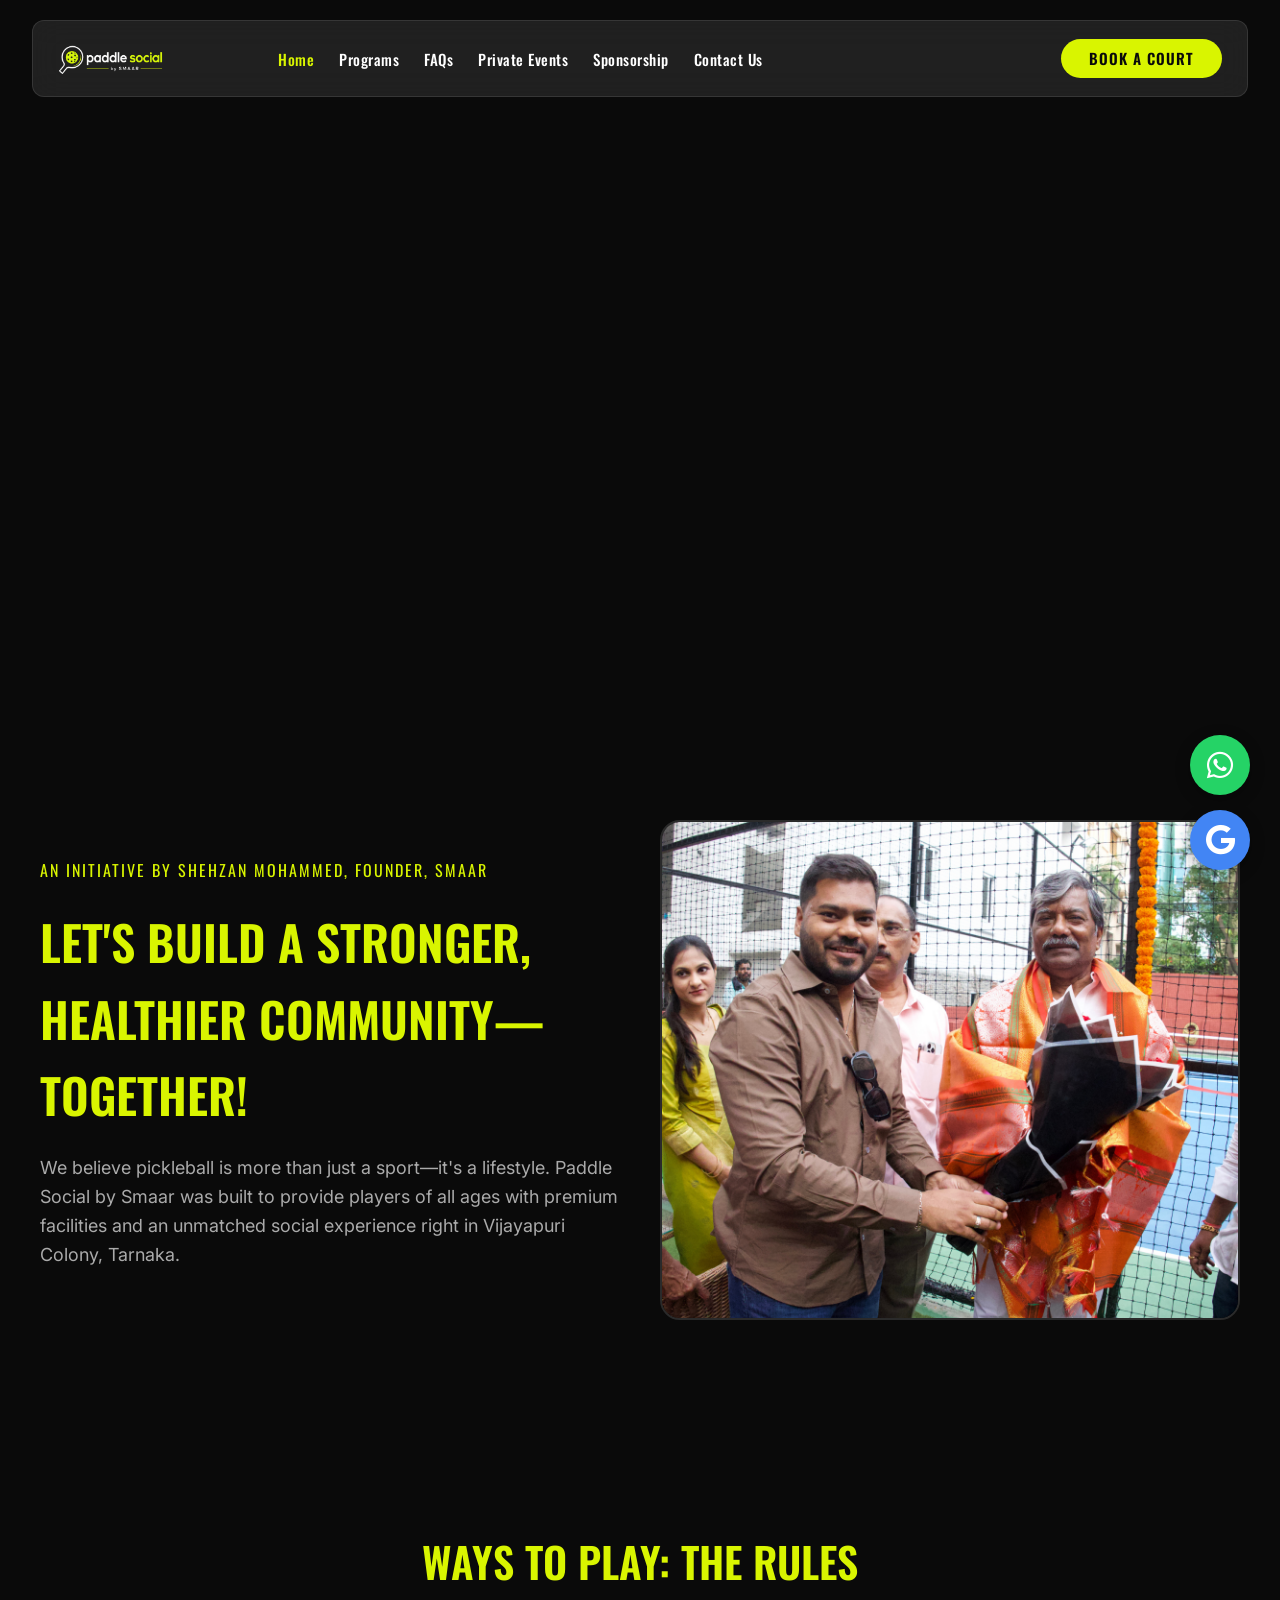
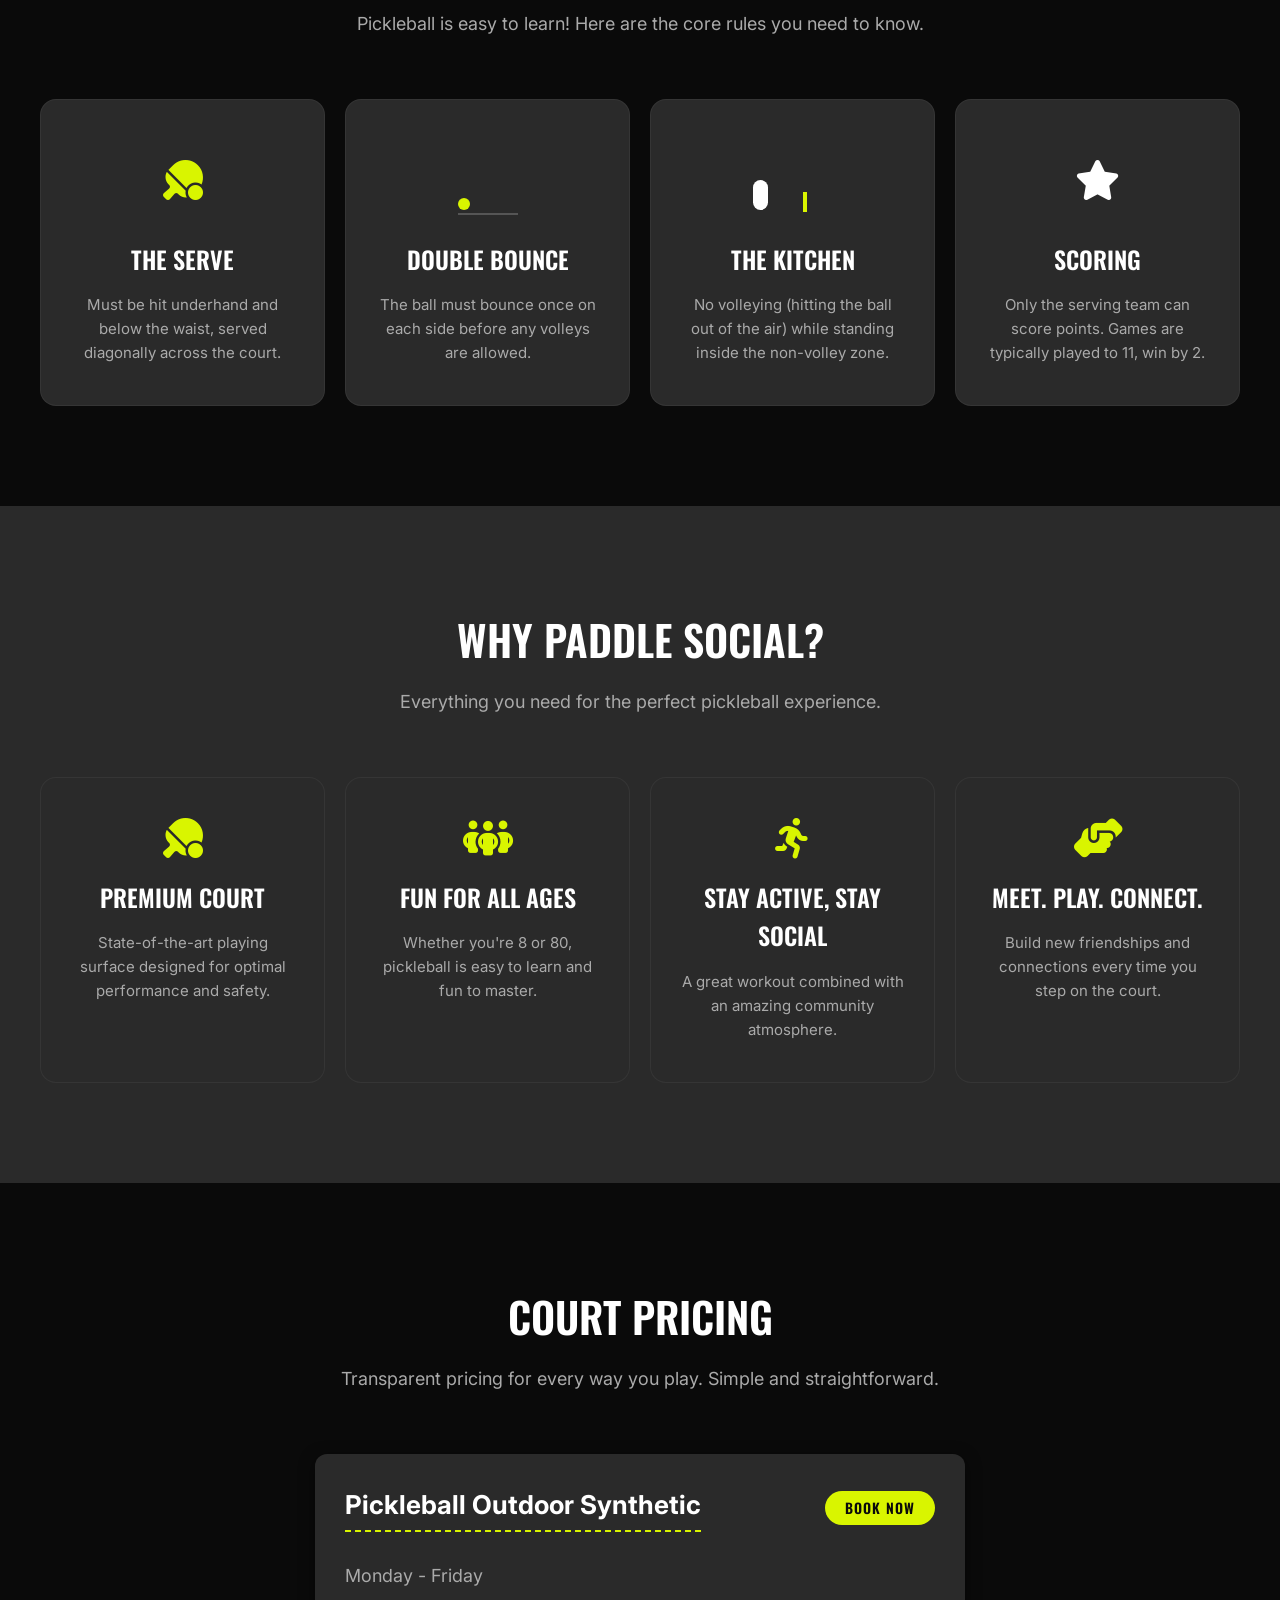
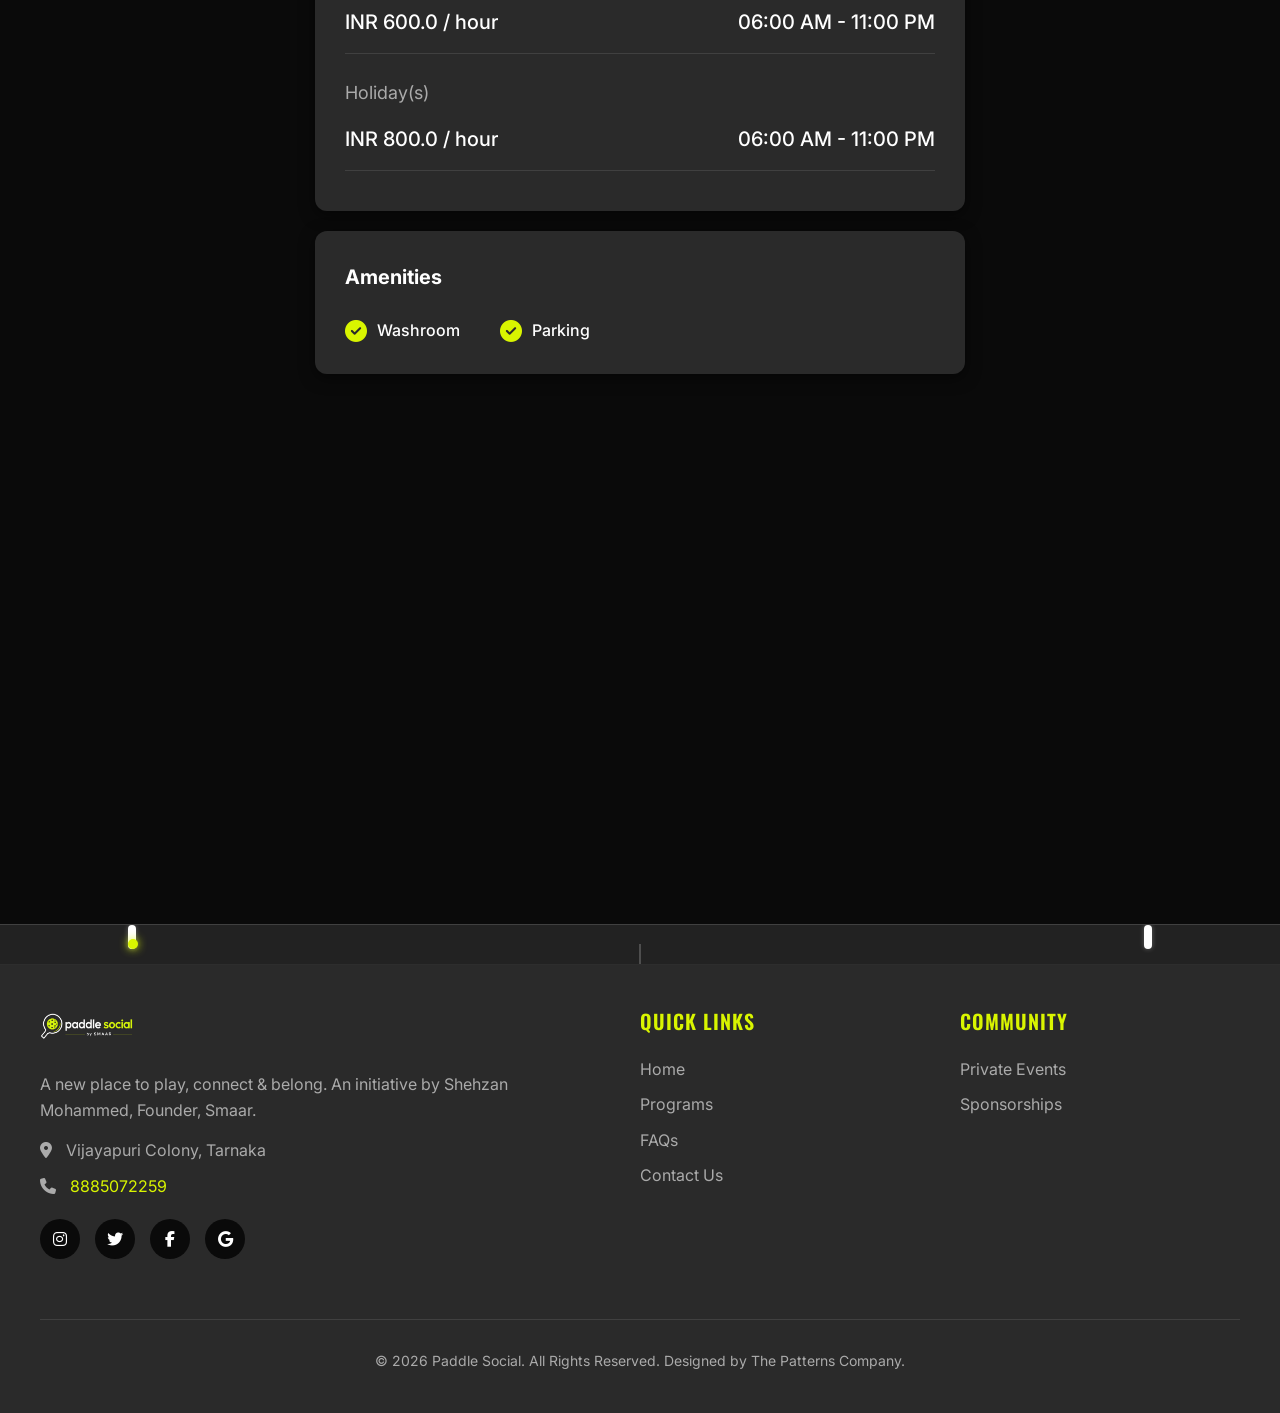
<file: index.html>
<!DOCTYPE html>
<html lang="en">

<head>
    <meta charset="UTF-8">
    <meta name="viewport" content="width=device-width, initial-scale=1.0">
    <title>Paddle Social by Smaar | Premier Pickleball in Secunderabad</title>
    <meta name="description"
        content="Something exciting is coming to our colony! Paddle Social - A new place to play, connect & belong in Vijayapuri Colony, Tarnaka, Secunderabad.">

    <!-- Canonical URL -->
    <link rel="canonical" href="https://paddlesocial.club/">

    <!-- Open Graph / Facebook -->
    <meta property="og:type" content="website">
    <meta property="og:url" content="https://paddlesocial.club/">
    <meta property="og:title" content="Paddle Social by Smaar | Premier Pickleball in Secunderabad">
    <meta property="og:description"
        content="Something exciting is coming to our colony! Paddle Social - A new place to play, connect & belong in Vijayapuri Colony, Tarnaka, Secunderabad.">
    <meta property="og:image" content="https://paddlesocial.club/asset/logo.png">

    <!-- Twitter -->
    <meta name="twitter:card" content="summary_large_image">
    <meta name="twitter:url" content="https://paddlesocial.club/">
    <meta name="twitter:title" content="Paddle Social by Smaar | Premier Pickleball in Secunderabad">
    <meta name="twitter:description"
        content="Something exciting is coming to our colony! Paddle Social - A new place to play, connect & belong in Vijayapuri Colony, Tarnaka, Secunderabad.">
    <meta name="twitter:image" content="https://paddlesocial.club/asset/logo.png">

    <script type="application/ld+json">
{
  "@context": "https://schema.org",
  "@type": "SportsActivityLocation",
  "name": "Paddle Social by Smaar",
  "image": "https://paddlesocial.club/asset/logo.png",
  "@id": "https://paddlesocial.club",
  "url": "https://paddlesocial.club",
  "telephone": "+91-8885072259",
  "address": {
    "@type": "PostalAddress",
    "streetAddress": "Vijayapuri Colony, Tarnaka",
    "addressLocality": "Secunderabad",
    "addressRegion": "Telangana",
    "postalCode": "500017",
    "addressCountry": "IN"
  },
  "geo": {
    "@type": "GeoCoordinates",
    "latitude": 17.4299,
    "longitude": 78.5367
  },
  "priceRange": "₹"
}
</script>




    <!-- Favicon -->
    <link rel="icon" type="image/png" href="asset/fev.png">

    <!-- FontAwesome -->
    <link rel="stylesheet" href="https://cdnjs.cloudflare.com/ajax/libs/font-awesome/6.5.1/css/all.min.css">

    <!-- Custom CSS -->
    <link rel="stylesheet" href="index.css">

    <!-- Custom JS -->
    <script src="main.js" defer></script>
</head>

<body>

    <!-- Header -->
    <header class="header">
        <a href="index.html" class="header-logo"><img src="asset/logo.png" alt="Paddle Social"></a>
        <nav class="header-nav">
            <a href="index.html" class="active">Home</a>
            <a href="programs.html">Programs</a>
            <!-- <a href="coaches.html">Coaches</a> -->
            <a href="faqs.html">FAQs</a>
            <!-- <a href="rtm.html">RTM</a> -->
            <a href="private-events.html">Private Events</a>
            <a href="sponsor.html">Sponsorship</a>
            <a href="contact.html">Contact Us</a>
        </nav>
        <button class="mobile-menu-btn" aria-label="Open menu">
            <i class="fa-solid fa-bars"></i>
        </button>
        <div style="margin-left: auto;" class="desktop-only-btn"><a href="booking.html" class="btn btn-primary">Book a
                Court</a></div>
    </header>

    <!-- Mobile Navigation -->
    <div class="mobile-nav" id="mobileNav">
        <button class="mobile-nav-close" aria-label="Close menu">
            <i class="fa-solid fa-xmark"></i>
        </button>
        <a href="index.html" class="active">Home</a>
        <a href="programs.html">Programs</a>
        <!-- <a href="coaches.html">Coaches</a> -->
        <a href="faqs.html">FAQs</a>
        <!-- <a href="rtm.html">RTM</a> -->
        <a href="private-events.html">Private Events</a>
        <a href="sponsor.html">Sponsorship</a>
        <a href="contact.html">Contact Us</a>
        <a href="booking.html" class="btn btn-primary" style="margin-top: 20px;">Book a Court</a>
    </div>

    <section class="hero">
        <div class="hero-bg">
            <video autoplay muted loop playsinline class="hero-video">
                <source src="https://res.cloudinary.com/asngfa3q/video/upload/v1783942896/Untitled_design_t0faci.mp4"
                    type="video/mp4">
            </video>
        </div>
        <div class="hero-overlay"></div>
    </section>

    <!-- About Section -->
    <section class="section">
        <div class="container">
            <div class="grid-2" style="align-items: center;">
                <div>
                    <span class="hero-label" style="border:none; padding:0; font-size:16px;">An initiative by Shehzan
                        Mohammed, Founder, Smaar</span>
                    <h2 style="font-size: 48px; margin-bottom: 20px; color: var(--neon-lime);">Let's Build a Stronger,
                        Healthier Community—Together!</h2>
                    <p style="font-size: 18px; color: var(--text-gray); margin-bottom: 20px;">
                        We believe pickleball is more than just a sport—it's a lifestyle. Paddle Social by Smaar was
                        built to provide players of all ages with premium facilities and an unmatched social experience
                        right in Vijayapuri Colony, Tarnaka.
                    </p>
                </div>
                <div>
                    <img src="asset/home1.png" alt="T. Padma Rao Goud"
                        style="width: 100%; height: 500px; object-fit: cover; object-position: center; border-radius: 20px; border: 2px solid var(--dark-gray);">
                </div>
            </div>
        </div>
    </section>

    <!-- Ways to Play Section -->
    <section class="section" id="how-to-play" style="background-color: var(--black);">
        <div class="container">
            <div class="section-header">
                <h2 style="color: var(--neon-lime);">Ways to Play: The Rules</h2>
                <p>Pickleball is easy to learn! Here are the core rules you need to know.</p>
            </div>
            <div class="grid-4" style="text-align: center;">
                <div class="card rule-card">
                    <div class="rule-icon-container">
                        <i class="fa-solid fa-table-tennis-paddle-ball anim-serve"></i>
                    </div>
                    <h3>The Serve</h3>
                    <p>Must be hit underhand and below the waist, served diagonally across the court.</p>
                </div>
                <div class="card rule-card">
                    <div class="rule-icon-container">
                        <div class="anim-double-bounce">
                            <div class="ball"></div>
                            <div class="floor"></div>
                        </div>
                    </div>
                    <h3>Double Bounce</h3>
                    <p>The ball must bounce once on each side before any volleys are allowed.</p>
                </div>
                <div class="card rule-card">
                    <div class="rule-icon-container">
                        <div class="anim-kitchen">
                            <div class="player"></div>
                            <div class="kitchen-line"></div>
                        </div>
                    </div>
                    <h3>The Kitchen</h3>
                    <p>No volleying (hitting the ball out of the air) while standing inside the non-volley zone.</p>
                </div>
                <div class="card rule-card">
                    <div class="rule-icon-container">
                        <i class="fa-solid fa-star anim-score"></i>
                    </div>
                    <h3>Scoring</h3>
                    <p>Only the serving team can score points. Games are typically played to 11, win by 2.</p>
                </div>
            </div>
        </div>
    </section>

    <!-- Ways to Play / Programs -->
    <section class="section" id="features" style="background-color: var(--dark-gray);">
        <div class="container">
            <div class="section-header">
                <h2>Why Paddle Social?</h2>
                <p>Everything you need for the perfect pickleball experience.</p>
            </div>
            <div class="grid-4" style="text-align: center;">
                <div class="card">
                    <i class="fa-solid fa-table-tennis-paddle-ball card-icon"></i>
                    <h3>Premium Court</h3>
                    <p>State-of-the-art playing surface designed for optimal performance and safety.</p>
                </div>
                <div class="card">
                    <i class="fa-solid fa-people-group card-icon"></i>
                    <h3>Fun For All Ages</h3>
                    <p>Whether you're 8 or 80, pickleball is easy to learn and fun to master.</p>
                </div>
                <div class="card">
                    <i class="fa-solid fa-person-running card-icon"></i>
                    <h3>Stay Active, Stay Social</h3>
                    <p>A great workout combined with an amazing community atmosphere.</p>
                </div>
                <div class="card">
                    <i class="fa-solid fa-handshake-angle card-icon"></i>
                    <h3>Meet. Play. Connect.</h3>
                    <p>Build new friendships and connections every time you step on the court.</p>
                </div>
            </div>
        </div>
    </section>

    <!-- Court Pricing Section -->
    <section class="section" id="pricing" style="background-color: var(--black);">
        <div class="container">
            <div class="section-header">
                <h2>Court Pricing</h2>
                <p>Transparent pricing for every way you play. Simple and straightforward.</p>
            </div>

            <div style="max-width: 650px; margin: 0 auto;">
                <div class="pricing-table-container"
                    style="padding: 30px; background-color: #2a2a2a; color: var(--white); border: none; margin-bottom: 20px;">
                    <div
                        style="display: flex; justify-content: space-between; align-items: flex-start; flex-wrap: wrap; gap: 15px; margin-bottom: 30px;">
                        <h3
                            style="font-family: 'Inter', sans-serif; font-size: 26px; font-weight: 700; text-transform: none; border-bottom: 2px dashed var(--neon-lime); margin: 0; padding-bottom: 5px;">
                            Pickleball Outdoor Synthetic</h3>
                        <a href="https://playo.co/venues/secunderabad/paddle-social-by-smaar-secunderabad-hyderabad"
                            target="_blank" class="btn btn-primary"
                            style="font-size: 14px; padding: 10px 20px; white-space: nowrap;">Book Now</a>
                    </div>

                    <div style="margin-bottom: 25px;">
                        <div style="font-size: 18px; margin-bottom: 15px; color: #aaaaaa;">Monday - Friday</div>
                        <div
                            style="display: flex; justify-content: space-between; border-bottom: 1px solid rgba(255,255,255,0.1); padding-bottom: 15px;">
                            <div style="font-size: 20px; font-weight: 500;">INR 600.0 / hour</div>
                            <div style="font-size: 20px; font-weight: 500;">06:00 AM - 11:00 PM</div>
                        </div>
                    </div>

                    <div style="margin-bottom: 10px;">
                        <div style="font-size: 18px; margin-bottom: 15px; color: #aaaaaa;">Holiday(s)</div>
                        <div
                            style="display: flex; justify-content: space-between; border-bottom: 1px solid rgba(255,255,255,0.1); padding-bottom: 15px;">
                            <div style="font-size: 20px; font-weight: 500;">INR 800.0 / hour</div>
                            <div style="font-size: 20px; font-weight: 500;">06:00 AM - 11:00 PM</div>
                        </div>
                    </div>
                </div>

                <div class="pricing-table-container"
                    style="padding: 30px; background-color: #2a2a2a; color: var(--white); border: none;">
                    <h3
                        style="font-family: 'Inter', sans-serif; font-size: 20px; font-weight: 700; text-transform: none; margin-bottom: 25px; margin-top: 0;">
                        Amenities</h3>

                    <div
                        style="display: flex; justify-content: flex-start; align-items: center; flex-wrap: wrap; gap: 40px;">
                        <div style="display: flex; align-items: center; gap: 10px; font-size: 16px; font-weight: 500;">
                            <i class="fa-solid fa-circle-check" style="color: var(--neon-lime); font-size: 22px;"></i>
                            Washroom
                        </div>
                        <div style="display: flex; align-items: center; gap: 10px; font-size: 16px; font-weight: 500;">
                            <i class="fa-solid fa-circle-check" style="color: var(--neon-lime); font-size: 22px;"></i>
                            Parking
                        </div>
                    </div>
                </div>
            </div>
        </div>
    </section>

    <!-- Memberships Section
    <section class="section" id="memberships">
        <div class="container">
            <div class="section-header">
                <h2>Membership Plans</h2>
                <p>Join the club to unlock exclusive perks, early booking access, and discounted rates.</p>
            </div>
            <div class="grid-2" style="max-width: 1000px; margin: 0 auto; gap: 30px;">
                <div class="card" style="background-color: #2a2a2a; border: none; text-align: center; padding: 50px 40px; border-radius: 16px; display: flex; flex-direction: column;">
                    <div style="margin-bottom: 25px;">
                        <h3 style="font-family: 'Oswald', sans-serif; font-size: 24px; letter-spacing: 1px; color: var(--white); margin: 0;">THE RALLY PLAN</h3>
                    </div>
                    <div style="font-family: 'Oswald', sans-serif; font-size: 72px; font-weight: bold; margin-bottom: 35px; color: var(--white); line-height: 1;">₹999<span style="font-size: 20px; color: #aaaaaa; font-family: 'Inter', sans-serif; font-weight: 500; letter-spacing: 0;">/month</span></div>
                    <ul style="list-style: none; text-align: left; margin-bottom: 40px; color: #aaaaaa; font-size: 16px;">
                        <li style="margin-bottom: 22px;"><i class="fa-solid fa-check" style="color: var(--neon-lime); margin-right: 15px; font-size: 14px;"></i> 7-day advanced booking</li>
                        <li style="margin-bottom: 22px;"><i class="fa-solid fa-check" style="color: var(--neon-lime); margin-right: 15px; font-size: 14px;"></i> 10% off court rentals</li>
                        <li style="margin-bottom: 22px;"><i class="fa-solid fa-check" style="color: var(--neon-lime); margin-right: 15px; font-size: 14px;"></i> Free paddle rentals</li>
                    </ul>
                    <div style="margin-top: auto;">
                        <a href="#" class="btn btn-outline" style="width: 100%; font-size: 16px; border: 1px solid var(--neon-lime); color: var(--neon-lime); background: transparent; padding: 15px 0;">COMING SOON</a>
                    </div>
                </div>

                <div class="card" style="background-color: var(--black); border: 2px solid var(--neon-lime); text-align: center; padding: 50px 40px; border-radius: 16px; display: flex; flex-direction: column;">
                    <div style="margin-bottom: 25px;">
                        <div style="background-color: var(--neon-lime); color: var(--black); padding: 8px 18px; border-radius: 30px; display: inline-block; font-size: 13px; font-weight: 700; text-transform: uppercase; margin-bottom: 15px;">Most Popular</div>
                        <h3 style="font-family: 'Oswald', sans-serif; font-size: 24px; letter-spacing: 1px; color: var(--white); margin: 0;">THE SMASH PLAN</h3>
                    </div>
                    <div style="font-family: 'Oswald', sans-serif; font-size: 72px; font-weight: bold; margin-bottom: 35px; color: var(--neon-lime); line-height: 1;">₹1499<span style="font-size: 20px; color: #aaaaaa; font-family: 'Inter', sans-serif; font-weight: 500; letter-spacing: 0;">/month</span></div>
                    <ul style="list-style: none; text-align: left; margin-bottom: 40px; color: #aaaaaa; font-size: 16px;">
                        <li style="margin-bottom: 22px;"><i class="fa-solid fa-check" style="color: var(--neon-lime); margin-right: 15px; font-size: 14px;"></i> 14-day advanced booking</li>
                        <li style="margin-bottom: 22px;"><i class="fa-solid fa-check" style="color: var(--neon-lime); margin-right: 15px; font-size: 14px;"></i> 20% off court rentals</li>
                        <li style="margin-bottom: 22px;"><i class="fa-solid fa-check" style="color: var(--neon-lime); margin-right: 15px; font-size: 14px;"></i> Unlimited Open Play access</li>
                        <li style="margin-bottom: 22px;"><i class="fa-solid fa-check" style="color: var(--neon-lime); margin-right: 15px; font-size: 14px;"></i> Priority registration for clinics</li>
                    </ul>
                    <div style="margin-top: auto;">
                        <a href="#" class="btn btn-primary" style="width: 100%; font-size: 16px; background-color: var(--neon-lime); color: var(--black); padding: 15px 0; border: none; box-shadow: 0 0 25px rgba(217, 245, 0, 0.4);">COMING SOON</a>
                    </div>
                </div>
            </div>
        </div>
    </section>
    -->

    <!-- Map Section -->
    <section style="width: 100%; height: 450px; display: block; filter: grayscale(20%) contrast(1.1);">
        <iframe
            src="https://www.google.com/maps/embed?pb=!1m18!1m12!1m3!1d3806.607779609046!2d78.5314286!3d17.4306006!2m3!1f0!2f0!3f0!3m2!1i1024!2i768!4f13.1!3m3!1m2!1s0x3bcb99148d202be5%3A0x87f5ff1d2b59a7ea!2sPaddle%20Social%20by%20Smaar!5e0!3m2!1sen!2sin!4v1783933808027!5m2!1sen!2sin"
            width="100%" height="450" style="border:0;" allowfullscreen="" loading="lazy"
            referrerpolicy="strict-origin-when-cross-origin"></iframe>
    </section>

    <!-- Footer -->
    <footer class="footer">
        <div class="pickleball-animation">
            <div class="paddle left-paddle"></div>
            <div class="net"></div>
            <div class="paddle right-paddle"></div>
            <div class="ball">
                <div class="ball-inner"></div>
            </div>
        </div>
        <div class="container">
            <div class="footer-grid">
                <div class="footer-col">
                    <img src="asset/logo.png" alt="Paddle Social by Smaar" style="height: 40px; margin-bottom: 20px;">
                    <p>A new place to play, connect & belong. An initiative by Shehzan Mohammed, Founder, Smaar.</p>
                    <div style="margin-top: 15px; color: var(--neon-lime);">
                        <p><i class="fa-solid fa-location-dot" style="margin-right: 10px;"></i> Vijayapuri Colony,
                            Tarnaka</p>
                        <p><i class="fa-solid fa-phone" style="margin-right: 10px;"></i> <a href="tel:8885072259"
                                style="color: var(--neon-lime);">8885072259</a></p>
                    </div>
                    <div class="social-links">
                        <a href="https://www.instagram.com/paddlesocialbysmaar/" target="_blank"><i
                                class="fa-brands fa-instagram"></i></a>
                        <a href="#"><i class="fa-brands fa-twitter"></i></a>
                        <a href="#"><i class="fa-brands fa-facebook-f"></i></a>
                        <a href="https://www.google.com/maps/search/?api=1&query=Paddle+Social+by+Smaar"
                            target="_blank"><i class="fa-brands fa-google"></i></a>
                    </div>
                </div>
                <div class="footer-col">
                    <h4>Quick Links</h4>
                    <ul class="footer-links">
                        <li><a href="index.html">Home</a></li>
                        <li><a href="programs.html">Programs</a></li>
                        <!-- <li><a href="coaches.html">Coaches</a></li> -->
                        <li><a href="faqs.html">FAQs</a></li>
                        <li><a href="contact.html">Contact Us</a></li>
                    </ul>
                </div>
                <div class="footer-col">
                    <h4>Community</h4>
                    <ul class="footer-links">
                        <!-- <li><a href="rtm.html">Tournaments (RTM)</a></li> -->
                        <li><a href="private-events.html">Private Events</a></li>
                        <li><a href="sponsor.html">Sponsorships</a></li>
                    </ul>
                </div>
            </div>
            <div class="footer-bottom">
                &copy; 2026 Paddle Social. All Rights Reserved. Designed by <a href="https://thepatternscompany.com/"
                    style="color: var(--text-gray); text-decoration: none; transition: color 0.3s;"
                    onmouseover="this.style.color='var(--neon-lime)'"
                    onmouseout="this.style.color='var(--text-gray)'">The Patterns Company.</a>
            </div>
        </div>
    </footer>


    <!-- Floating Buttons -->
    <div class="floating-buttons">
        <a href="https://wa.me/918885072259" target="_blank" class="floating-btn floating-whatsapp"
            aria-label="WhatsApp">
            <i class="fa-brands fa-whatsapp"></i>
        </a>
        <a href="https://www.google.com/maps/search/?api=1&query=Paddle+Social+by+Smaar" target="_blank"
            class="floating-btn floating-gmb" aria-label="Google My Business">
            <i class="fa-brands fa-google"></i>
        </a>
    </div>
</body>

</html>
</file>
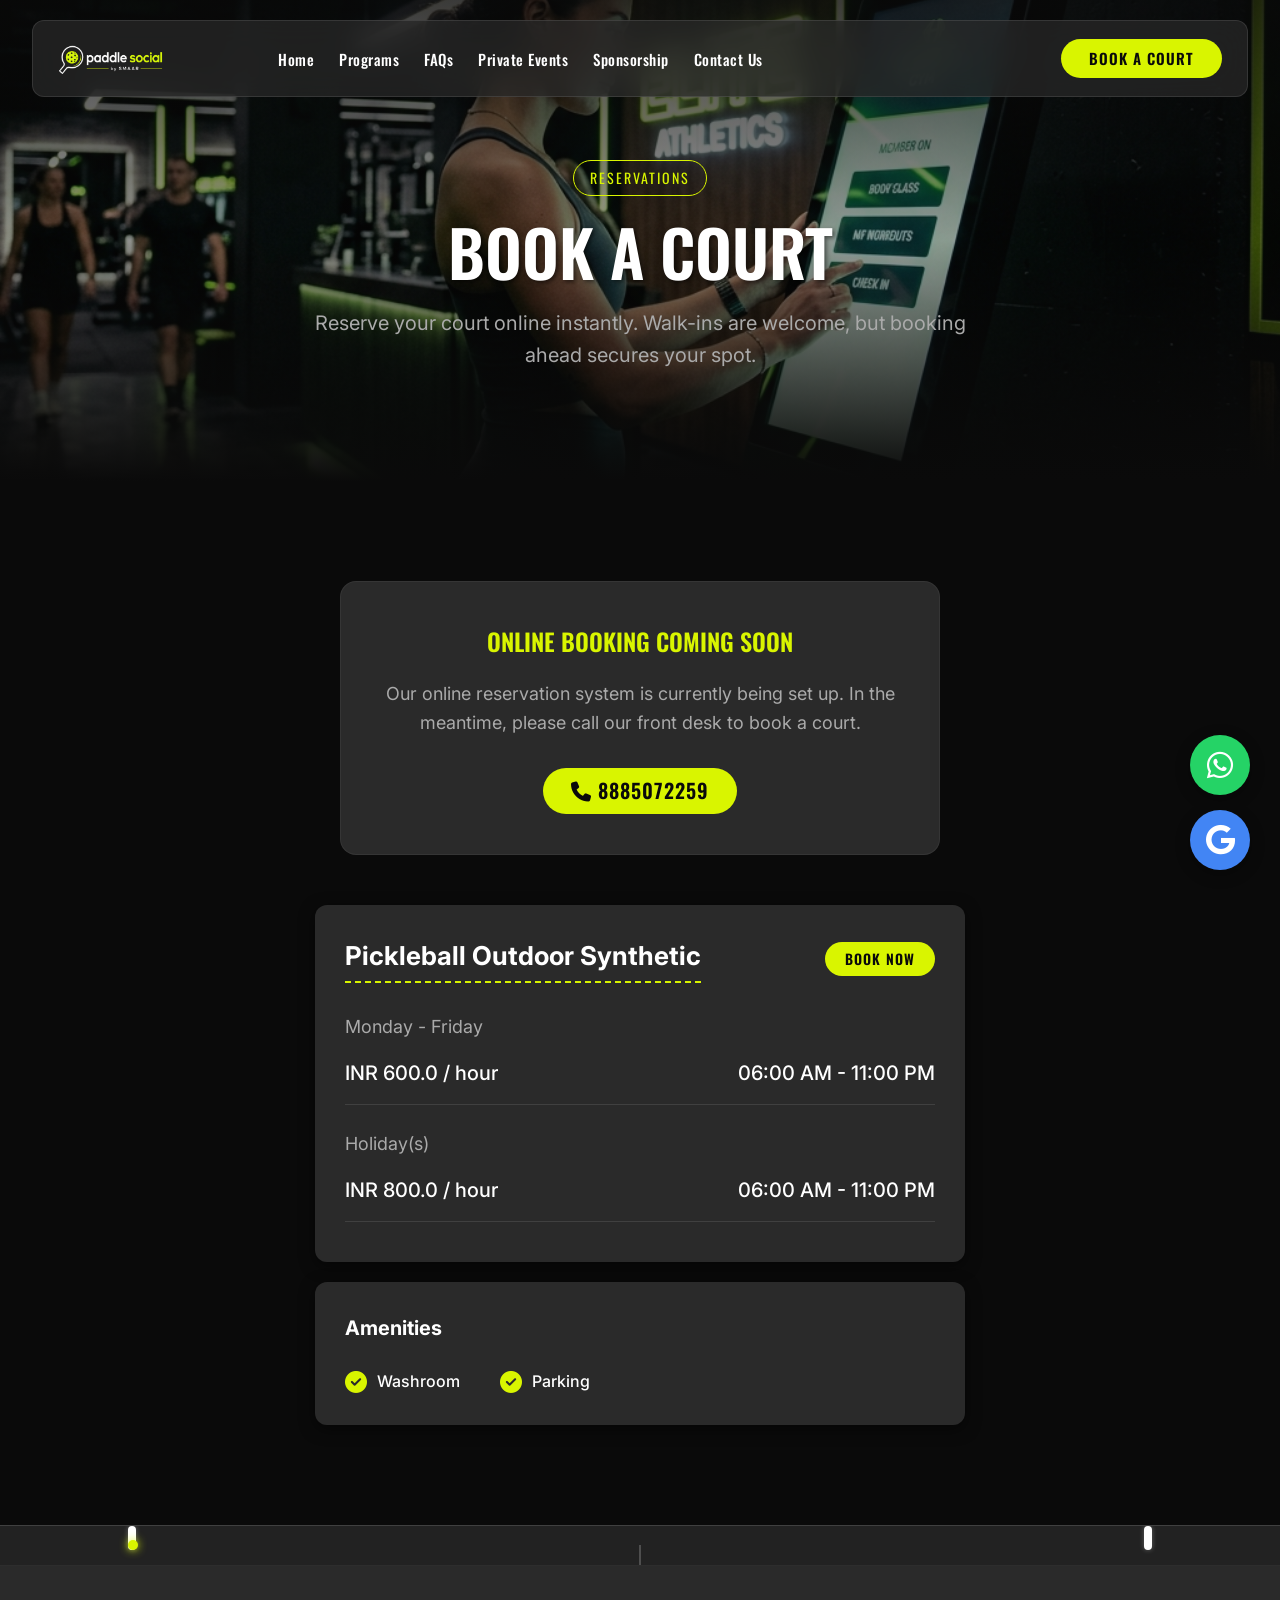
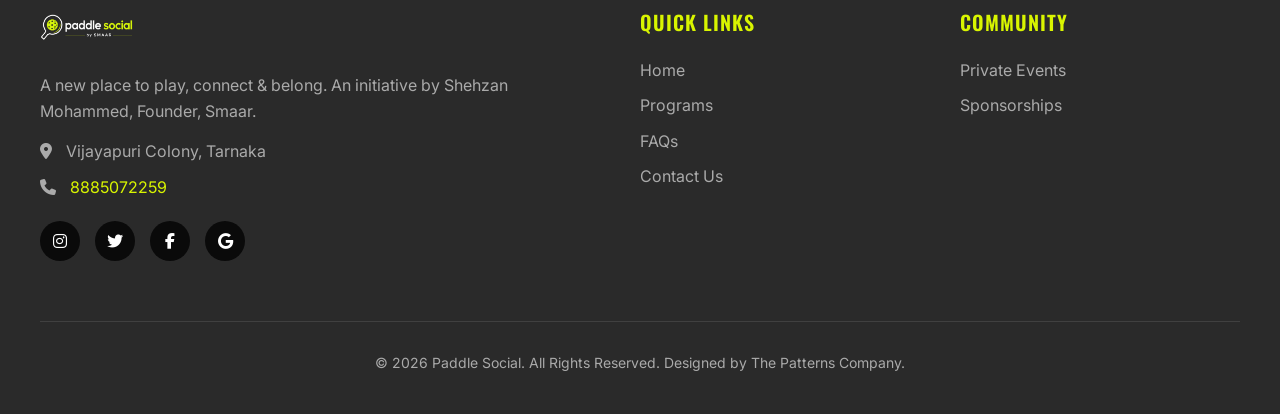
<file: booking.html>
<!DOCTYPE html>
<html lang="en">

<head>
    <meta charset="UTF-8">
    <meta name="viewport" content="width=device-width, initial-scale=1.0">
    <title>Book a Court | Paddle Social Secunderabad</title>
    <meta name="description"
        content="Reserve your pickleball court online instantly at Paddle Social in Secunderabad. Walk-ins welcome, but booking ahead secures your spot.">

    <!-- Canonical URL -->
    <link rel="canonical" href="https://paddlesocial.club/booking.html">

    <!-- Open Graph / Facebook -->
    <meta property="og:type" content="website">
    <meta property="og:url" content="https://paddlesocial.club/booking.html">
    <meta property="og:title" content="Book a Court | Paddle Social Secunderabad">
    <meta property="og:description"
        content="Reserve your pickleball court online instantly at Paddle Social in Secunderabad. Walk-ins welcome, but booking ahead secures your spot.">
    <meta property="og:image" content="https://paddlesocial.club/asset/logo.png">

    <!-- Twitter -->
    <meta name="twitter:card" content="summary_large_image">
    <meta name="twitter:url" content="https://paddlesocial.club/booking.html">
    <meta name="twitter:title" content="Book a Court | Paddle Social Secunderabad">
    <meta name="twitter:description"
        content="Reserve your pickleball court online instantly at Paddle Social in Secunderabad. Walk-ins welcome, but booking ahead secures your spot.">
    <meta name="twitter:image" content="https://paddlesocial.club/asset/logo.png">

    <script type="application/ld+json">
{
  "@context": "https://schema.org",
  "@type": "SportsActivityLocation",
  "name": "Paddle Social by Smaar",
  "image": "https://paddlesocial.club/asset/logo.png",
  "@id": "https://paddlesocial.club",
  "url": "https://paddlesocial.club",
  "telephone": "+91-8885072259",
  "address": {
    "@type": "PostalAddress",
    "streetAddress": "Vijayapuri Colony, Tarnaka",
    "addressLocality": "Secunderabad",
    "addressRegion": "Telangana",
    "postalCode": "500017",
    "addressCountry": "IN"
  },
  "geo": {
    "@type": "GeoCoordinates",
    "latitude": 17.4299,
    "longitude": 78.5367
  },
  "priceRange": "₹"
}
</script>


    <link rel="icon" type="image/png" href="asset/fev.png">
    <link rel="stylesheet" href="https://cdnjs.cloudflare.com/ajax/libs/font-awesome/6.5.1/css/all.min.css">
    <link rel="stylesheet" href="index.css">
    <script src="main.js" defer></script>
</head>

<body>
    <header class="header">
        <a href="index.html" class="header-logo"><img src="asset/logo.png" alt="Paddle Social"></a>
        <nav class="header-nav">
            <a href="index.html">Home</a>
            <a href="programs.html">Programs</a>
            <!-- <a href="coaches.html">Coaches</a> -->
            <a href="faqs.html">FAQs</a>
            <!-- <a href="rtm.html">RTM</a> -->
            <a href="private-events.html">Private Events</a>
            <a href="sponsor.html">Sponsorship</a>
            <a href="contact.html">Contact Us</a>
        </nav>
        <button class="mobile-menu-btn" aria-label="Open menu">
            <i class="fa-solid fa-bars"></i>
        </button>
        <div style="margin-left: auto;" class="desktop-only-btn"><a href="booking.html" class="btn btn-primary">Book a
                Court</a></div>
    </header>

    <div class="mobile-nav" id="mobileNav">
        <button class="mobile-nav-close" aria-label="Close menu"><i class="fa-solid fa-xmark"></i></button>
        <a href="index.html">Home</a>
        <a href="programs.html">Programs</a>
        <!-- <a href="coaches.html">Coaches</a> -->
        <a href="faqs.html">FAQs</a>
        <!-- <a href="rtm.html">RTM</a> -->
        <a href="private-events.html">Private Events</a>
        <a href="sponsor.html">Sponsorship</a>
        <a href="contact.html">Contact Us</a>
        <a href="booking.html" class="btn btn-primary" style="margin-top: 20px;">Book a Court</a>
    </div>

    <section class="hero" style="min-height: 50vh;">
        <div class="hero-bg" style="background-image: url('asset/hero_booking.png');"></div>
        <div class="hero-overlay"></div>
        <div class="hero-content">
            <span class="hero-label">Reservations</span>
            <h1>Book a Court</h1>
            <p>Reserve your court online instantly. Walk-ins are welcome, but booking ahead secures your spot.</p>
        </div>
    </section>

    <section class="section">
        <div class="container">

            <div class="card"
                style="padding: 40px; background-color: var(--dark-gray); border: 1px solid rgba(255,255,255,0.05); max-width: 600px; margin: 0 auto; text-align: center;">
                <h2 style="margin-bottom: 20px; color: var(--neon-lime);">Online Booking Coming Soon</h2>
                <p style="color: var(--text-gray); margin-bottom: 30px; font-size: 18px;">Our online reservation system
                    is currently being set up. In the meantime, please call our front desk to book a court.</p>
                <a href="tel:8885072259" class="btn btn-primary" style="display: inline-block; font-size: 20px;"><i
                        class="fa-solid fa-phone"></i> 8885072259</a>
            </div>

            <div style="max-width: 650px; margin: 50px auto 0;">
                <div class="pricing-table-container"
                    style="padding: 30px; background-color: #2a2a2a; color: var(--white); border: none; margin-bottom: 20px;">
                    <div
                        style="display: flex; justify-content: space-between; align-items: flex-start; flex-wrap: wrap; gap: 15px; margin-bottom: 30px;">
                        <h3
                            style="font-family: 'Inter', sans-serif; font-size: 26px; font-weight: 700; text-transform: none; border-bottom: 2px dashed var(--neon-lime); margin: 0; padding-bottom: 5px;">
                            Pickleball Outdoor Synthetic</h3>
                        <a href="https://playo.co/venues/secunderabad/paddle-social-by-smaar-secunderabad-hyderabad"
                            target="_blank" class="btn btn-primary"
                            style="font-size: 14px; padding: 10px 20px; white-space: nowrap;">Book Now</a>
                    </div>

                    <div style="margin-bottom: 25px;">
                        <div style="font-size: 18px; margin-bottom: 15px; color: #aaaaaa;">Monday - Friday</div>
                        <div
                            style="display: flex; justify-content: space-between; border-bottom: 1px solid rgba(255,255,255,0.1); padding-bottom: 15px;">
                            <div style="font-size: 20px; font-weight: 500;">INR 600.0 / hour</div>
                            <div style="font-size: 20px; font-weight: 500;">06:00 AM - 11:00 PM</div>
                        </div>
                    </div>

                    <div style="margin-bottom: 10px;">
                        <div style="font-size: 18px; margin-bottom: 15px; color: #aaaaaa;">Holiday(s)</div>
                        <div
                            style="display: flex; justify-content: space-between; border-bottom: 1px solid rgba(255,255,255,0.1); padding-bottom: 15px;">
                            <div style="font-size: 20px; font-weight: 500;">INR 800.0 / hour</div>
                            <div style="font-size: 20px; font-weight: 500;">06:00 AM - 11:00 PM</div>
                        </div>
                    </div>
                </div>

                <div class="pricing-table-container"
                    style="padding: 30px; background-color: #2a2a2a; color: var(--white); border: none;">
                    <h3
                        style="font-family: 'Inter', sans-serif; font-size: 20px; font-weight: 700; text-transform: none; margin-bottom: 25px; margin-top: 0;">
                        Amenities</h3>

                    <div
                        style="display: flex; justify-content: flex-start; align-items: center; flex-wrap: wrap; gap: 40px;">
                        <div style="display: flex; align-items: center; gap: 10px; font-size: 16px; font-weight: 500;">
                            <i class="fa-solid fa-circle-check" style="color: var(--neon-lime); font-size: 22px;"></i>
                            Washroom
                        </div>
                        <div style="display: flex; align-items: center; gap: 10px; font-size: 16px; font-weight: 500;">
                            <i class="fa-solid fa-circle-check" style="color: var(--neon-lime); font-size: 22px;"></i>
                            Parking
                        </div>
                    </div>
                </div>
            </div>

        </div>
    </section>

    <footer class="footer">
        <div class="pickleball-animation">
            <div class="paddle left-paddle"></div>
            <div class="net"></div>
            <div class="paddle right-paddle"></div>
            <div class="ball">
                <div class="ball-inner"></div>
            </div>
        </div>
        <div class="container">
            <div class="footer-grid">
                <div class="footer-col">
                    <img src="asset/logo.png" alt="Paddle Social by Smaar" style="height: 40px; margin-bottom: 20px;">
                    <p>A new place to play, connect & belong. An initiative by Shehzan Mohammed, Founder, Smaar.</p>
                    <div style="margin-top: 15px; color: var(--neon-lime);">
                        <p><i class="fa-solid fa-location-dot" style="margin-right: 10px;"></i> Vijayapuri Colony,
                            Tarnaka</p>
                        <p><i class="fa-solid fa-phone" style="margin-right: 10px;"></i> <a href="tel:8885072259"
                                style="color: var(--neon-lime);">8885072259</a></p>
                    </div>
                    <div class="social-links">
                        <a href="https://www.instagram.com/paddlesocialbysmaar/" target="_blank"><i
                                class="fa-brands fa-instagram"></i></a>
                        <a href="#"><i class="fa-brands fa-twitter"></i></a>
                        <a href="#"><i class="fa-brands fa-facebook-f"></i></a>
                        <a href="https://www.google.com/maps/search/?api=1&query=Paddle+Social+by+Smaar"
                            target="_blank"><i class="fa-brands fa-google"></i></a>
                    </div>
                </div>
                <div class="footer-col">
                    <h4>Quick Links</h4>
                    <ul class="footer-links">
                        <li><a href="index.html">Home</a></li>
                        <li><a href="programs.html">Programs</a></li>
                        <!-- <li><a href="coaches.html">Coaches</a></li> -->
                        <li><a href="faqs.html">FAQs</a></li>
                        <li><a href="contact.html">Contact Us</a></li>
                    </ul>
                </div>
                <div class="footer-col">
                    <h4>Community</h4>
                    <ul class="footer-links">
                        <!-- <li><a href="rtm.html">Tournaments (RTM)</a></li> -->
                        <li><a href="private-events.html">Private Events</a></li>
                        <li><a href="sponsor.html">Sponsorships</a></li>
                    </ul>
                </div>
            </div>
            <div class="footer-bottom">
                &copy; 2026 Paddle Social. All Rights Reserved. Designed by <a href="https://thepatternscompany.com/"
                    style="color: var(--text-gray); text-decoration: none; transition: color 0.3s;"
                    onmouseover="this.style.color='var(--neon-lime)'"
                    onmouseout="this.style.color='var(--text-gray)'">The Patterns Company.</a>
            </div>
        </div>
    </footer>

    <!-- Floating Buttons -->
    <div class="floating-buttons">
        <a href="https://wa.me/918885072259" target="_blank" class="floating-btn floating-whatsapp"
            aria-label="WhatsApp">
            <i class="fa-brands fa-whatsapp"></i>
        </a>
        <a href="https://www.google.com/maps/search/?api=1&query=Paddle+Social+by+Smaar" target="_blank"
            class="floating-btn floating-gmb" aria-label="Google My Business">
            <i class="fa-brands fa-google"></i>
        </a>
    </div>
</body>

</html>
</file>
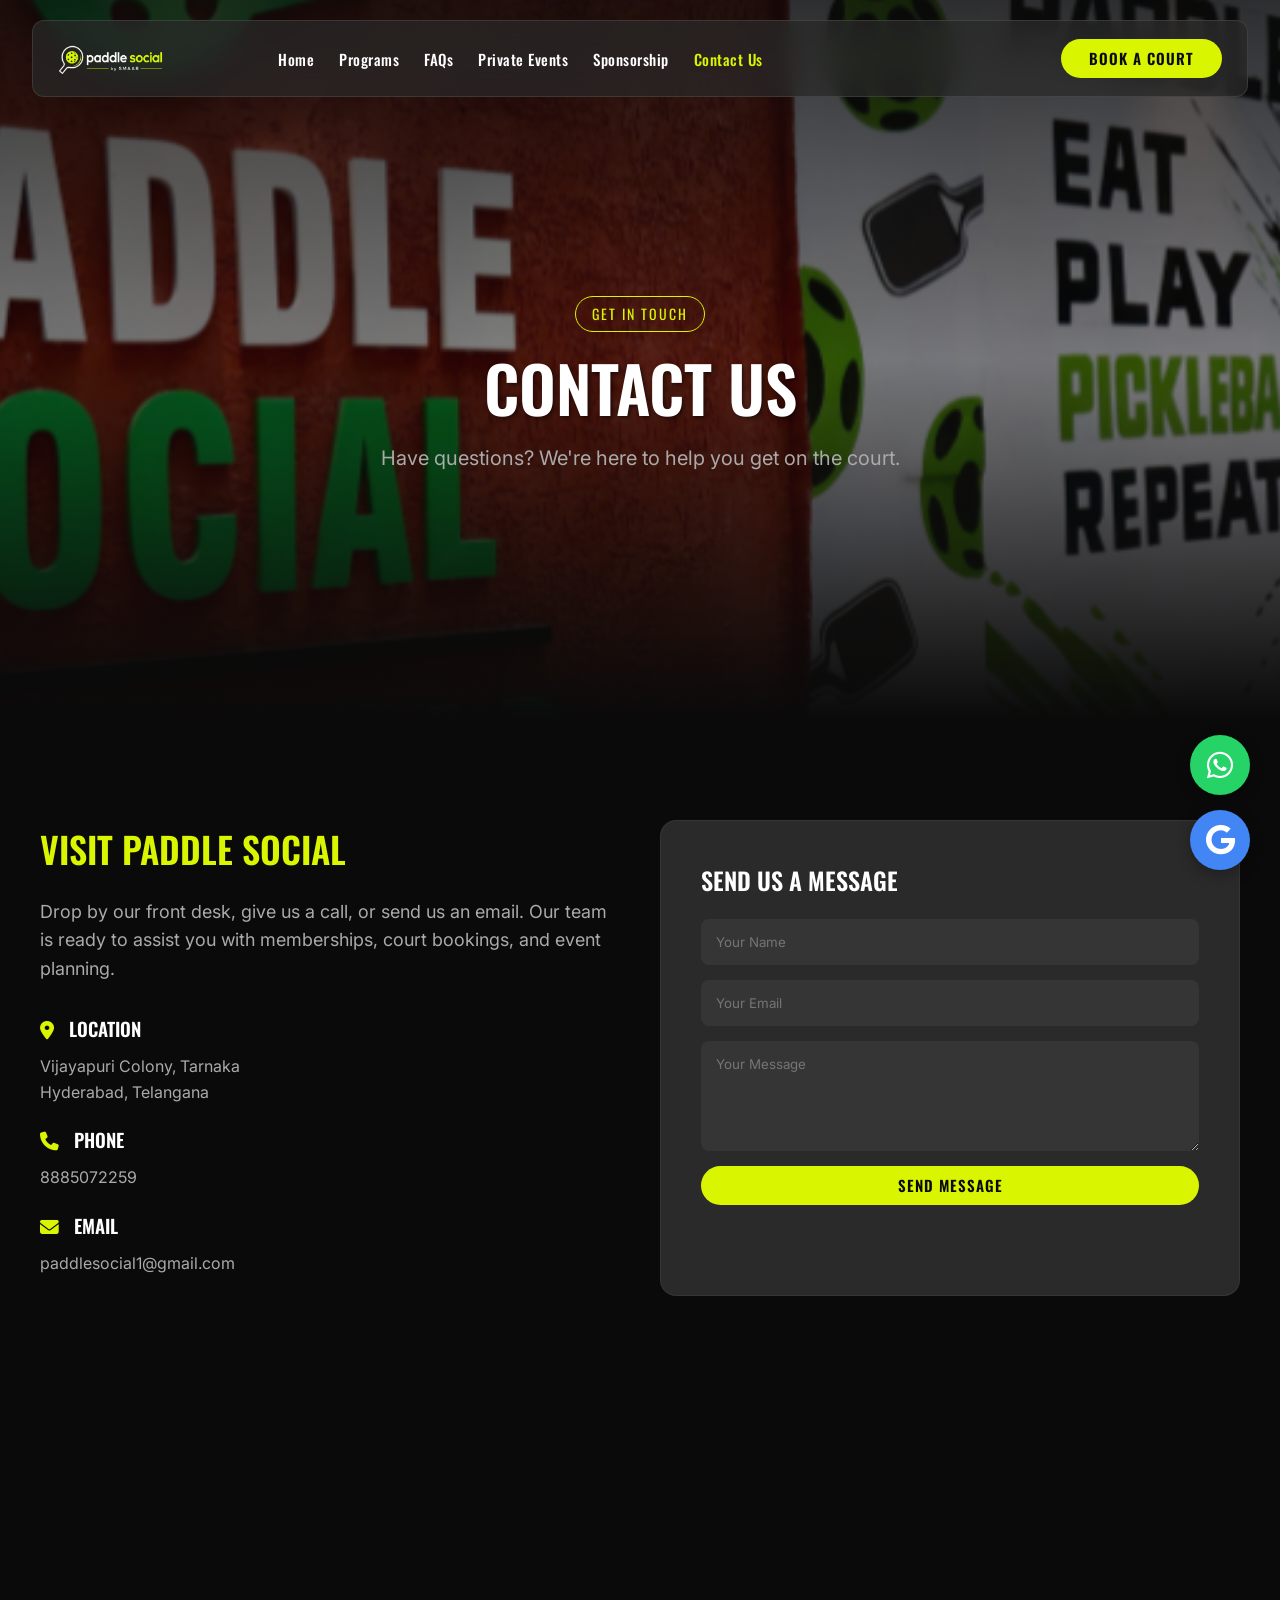
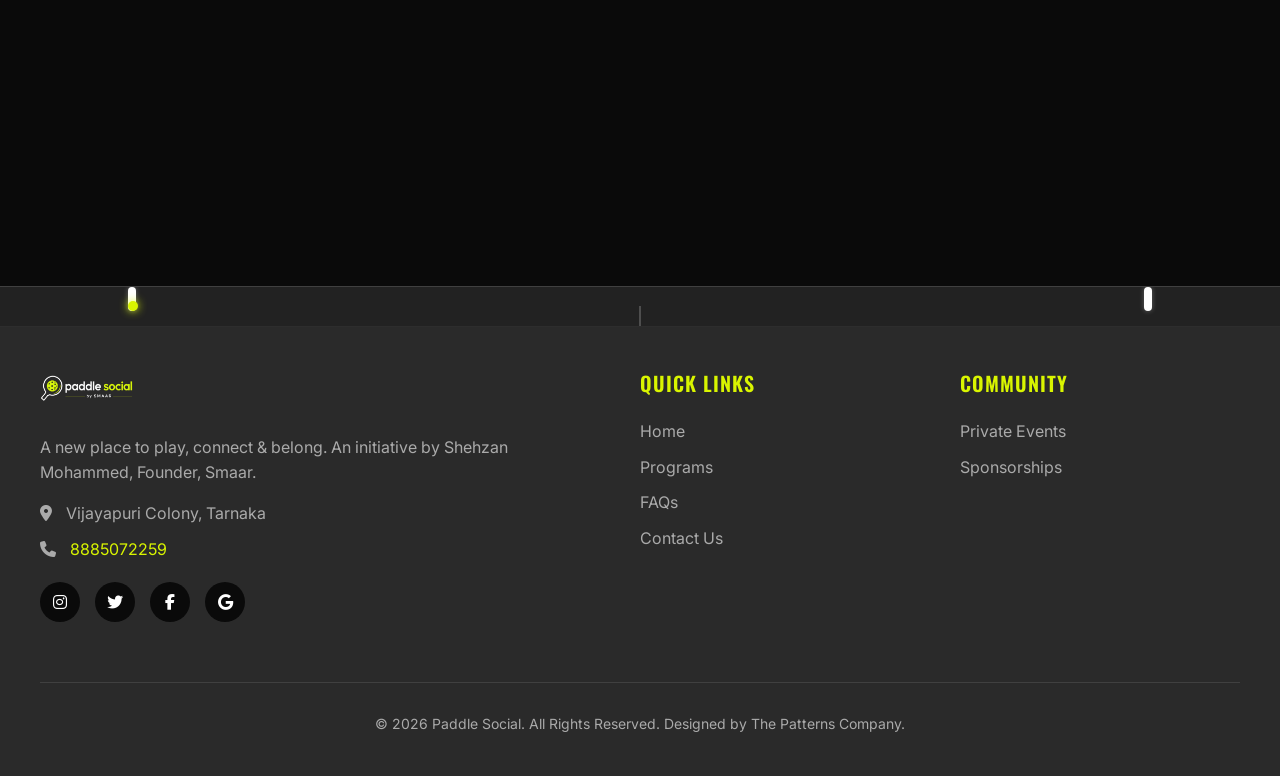
<file: contact.html>
<!DOCTYPE html>
<html lang="en">

<head>
    <meta charset="UTF-8">
    <meta name="viewport" content="width=device-width, initial-scale=1.0">
    <title>Contact Us | Paddle Social</title>
    <meta name="description"
        content="Get in touch with Paddle Social in Tarnaka, Secunderabad. We are here to answer your questions and help you get started.">

    <!-- Canonical URL -->
    <link rel="canonical" href="https://paddlesocial.club/contact.html">

    <!-- Open Graph / Facebook -->
    <meta property="og:type" content="website">
    <meta property="og:url" content="https://paddlesocial.club/contact.html">
    <meta property="og:title" content="Contact Us | Paddle Social">
    <meta property="og:description"
        content="Get in touch with Paddle Social in Tarnaka, Secunderabad. We are here to answer your questions and help you get started.">
    <meta property="og:image" content="https://paddlesocial.club/asset/logo.png">

    <!-- Twitter -->
    <meta name="twitter:card" content="summary_large_image">
    <meta name="twitter:url" content="https://paddlesocial.club/contact.html">
    <meta name="twitter:title" content="Contact Us | Paddle Social">
    <meta name="twitter:description"
        content="Get in touch with Paddle Social in Tarnaka, Secunderabad. We are here to answer your questions and help you get started.">
    <meta name="twitter:image" content="https://paddlesocial.club/asset/logo.png">


    <link rel="icon" type="image/png" href="asset/fev.png">
    <link rel="stylesheet" href="https://cdnjs.cloudflare.com/ajax/libs/font-awesome/6.5.1/css/all.min.css">
    <link rel="stylesheet" href="index.css">
    <script src="main.js" defer></script>
</head>

<body>
    <header class="header">
        <a href="index.html" class="header-logo"><img src="asset/logo.png" alt="Paddle Social"></a>
        <nav class="header-nav">
            <a href="index.html">Home</a>
            <a href="programs.html">Programs</a>
            <!-- <a href="coaches.html">Coaches</a> -->
            <a href="faqs.html">FAQs</a>
            <!-- <a href="rtm.html">RTM</a> -->
            <a href="private-events.html">Private Events</a>
            <a href="sponsor.html">Sponsorship</a>
            <a href="contact.html" class="active">Contact Us</a>
        </nav>
        <button class="mobile-menu-btn" aria-label="Open menu">
            <i class="fa-solid fa-bars"></i>
        </button>
        <div style="margin-left: auto;" class="desktop-only-btn"><a href="booking.html" class="btn btn-primary">Book a
                Court</a></div>
    </header>

    <div class="mobile-nav" id="mobileNav">
        <button class="mobile-nav-close" aria-label="Close menu"><i class="fa-solid fa-xmark"></i></button>
        <a href="index.html">Home</a>
        <a href="programs.html">Programs</a>
        <!-- <a href="coaches.html">Coaches</a> -->
        <a href="faqs.html">FAQs</a>
        <!-- <a href="rtm.html">RTM</a> -->
        <a href="private-events.html">Private Events</a>
        <a href="sponsor.html">Sponsorship</a>
        <a href="contact.html" class="active">Contact Us</a>
        <a href="booking.html" class="btn btn-primary" style="margin-top: 20px;">Book a Court</a>
    </div>

    <section class="hero">
        <div class="hero-bg">
            <img src="hero/contact.png" alt="Hero Image" class="hero-video">
        </div>
        <div class="hero-overlay"></div>
        <div class="hero-content">
            <span class="hero-label">Get in Touch</span>
            <h1>Contact Us</h1>
            <p>Have questions? We're here to help you get on the court.</p>
        </div>
    </section>

    <section class="section">
        <div class="container">
            <div class="grid-2">
                <div>
                    <h2 style="font-size: 36px; margin-bottom: 20px; color: var(--neon-lime);">Visit Paddle Social</h2>
                    <p style="font-size: 18px; color: var(--text-gray); margin-bottom: 30px;">
                        Drop by our front desk, give us a call, or send us an email. Our team is ready to assist you
                        with memberships, court bookings, and event planning.
                    </p>

                    <div style="margin-bottom: 20px;">
                        <h3 style="color: var(--white); margin-bottom: 10px;"><i class="fa-solid fa-location-dot"
                                style="color: var(--neon-lime); margin-right: 10px;"></i> Location</h3>
                        <p style="color: var(--text-gray);">Vijayapuri Colony, Tarnaka<br>Hyderabad, Telangana</p>
                    </div>

                    <div style="margin-bottom: 20px;">
                        <h3 style="color: var(--white); margin-bottom: 10px;"><i class="fa-solid fa-phone"
                                style="color: var(--neon-lime); margin-right: 10px;"></i> Phone</h3>
                        <p style="color: var(--text-gray);"><a href="tel:8885072259"
                                style="color: var(--text-gray); text-decoration: none;">8885072259</a></p>
                    </div>

                    <div style="margin-bottom: 20px;">
                        <h3 style="color: var(--white); margin-bottom: 10px;"><i class="fa-solid fa-envelope"
                                style="color: var(--neon-lime); margin-right: 10px;"></i> Email</h3>
                        <p style="color: var(--text-gray);"><a href="mailto:paddlesocial1@gmail.com"
                                style="color: var(--text-gray); text-decoration: none;">paddlesocial1@gmail.com</a></p>
                    </div>
                </div>

                <div class="card"
                    style="padding: 40px; background-color: var(--dark-gray); border: 1px solid rgba(255,255,255,0.05);">
                    <h3 style="margin-bottom: 20px;">Send us a message</h3>
                    <form style="display: flex; flex-direction: column; gap: 15px;">
                        <input type="text" placeholder="Your Name"
                            style="padding: 15px; border-radius: 8px; border: none; background-color: rgba(255,255,255,0.05); color: var(--white); font-family: 'Inter', sans-serif;"
                            required>
                        <input type="email" placeholder="Your Email"
                            style="padding: 15px; border-radius: 8px; border: none; background-color: rgba(255,255,255,0.05); color: var(--white); font-family: 'Inter', sans-serif;"
                            required>
                        <textarea placeholder="Your Message" rows="5"
                            style="padding: 15px; border-radius: 8px; border: none; background-color: rgba(255,255,255,0.05); color: var(--white); font-family: 'Inter', sans-serif; resize: vertical;"
                            required></textarea>
                        <button type="submit" class="btn btn-primary"
                            style="border: none; cursor: pointer; width: 100%;">Send Message</button>
                    </form>
                </div>
            </div>
        </div>
    </section>

    <!-- Map Section -->
    <section
        style="width: 100%; height: 450px; display: block; filter: grayscale(20%) contrast(1.1); margin-top: 40px;">
        <iframe
            src="https://www.google.com/maps/embed?pb=!1m18!1m12!1m3!1d3806.607779609046!2d78.5314286!3d17.4306006!2m3!1f0!2f0!3f0!3m2!1i1024!2i768!4f13.1!3m3!1m2!1s0x3bcb99148d202be5%3A0x87f5ff1d2b59a7ea!2sPaddle%20Social%20by%20Smaar!5e0!3m2!1sen!2sin!4v1783933808027!5m2!1sen!2sin"
            width="100%" height="450" style="border:0;" allowfullscreen="" loading="lazy"
            referrerpolicy="strict-origin-when-cross-origin"></iframe>
    </section>

    <footer class="footer">
        <div class="pickleball-animation">
            <div class="paddle left-paddle"></div>
            <div class="net"></div>
            <div class="paddle right-paddle"></div>
            <div class="ball">
                <div class="ball-inner"></div>
            </div>
        </div>
        <div class="container">
            <div class="footer-grid">
                <div class="footer-col">
                    <img src="asset/logo.png" alt="Paddle Social by Smaar" style="height: 40px; margin-bottom: 20px;">
                    <p>A new place to play, connect & belong. An initiative by Shehzan Mohammed, Founder, Smaar.</p>
                    <div style="margin-top: 15px; color: var(--neon-lime);">
                        <p><i class="fa-solid fa-location-dot" style="margin-right: 10px;"></i> Vijayapuri Colony,
                            Tarnaka</p>
                        <p><i class="fa-solid fa-phone" style="margin-right: 10px;"></i> <a href="tel:8885072259"
                                style="color: var(--neon-lime);">8885072259</a></p>
                    </div>
                    <div class="social-links">
                        <a href="https://www.instagram.com/paddlesocialbysmaar/" target="_blank"><i class="fa-brands fa-instagram"></i></a>
                        <a href="#"><i class="fa-brands fa-twitter"></i></a>
                        <a href="#"><i class="fa-brands fa-facebook-f"></i></a>
                        <a href="https://www.google.com/maps/search/?api=1&query=Paddle+Social+by+Smaar" target="_blank"><i class="fa-brands fa-google"></i></a>
                    </div>
                </div>
                <div class="footer-col">
                    <h4>Quick Links</h4>
                    <ul class="footer-links">
                        <li><a href="index.html">Home</a></li>
                        <li><a href="programs.html">Programs</a></li>
                        <!-- <li><a href="coaches.html">Coaches</a></li> -->
                        <li><a href="faqs.html">FAQs</a></li>
                        <li><a href="contact.html">Contact Us</a></li>
                    </ul>
                </div>
                <div class="footer-col">
                    <h4>Community</h4>
                    <ul class="footer-links">
                        <!-- <li><a href="rtm.html">Tournaments (RTM)</a></li> -->
                        <li><a href="private-events.html">Private Events</a></li>
                        <li><a href="sponsor.html">Sponsorships</a></li>
                    </ul>
                </div>
            </div>
            <div class="footer-bottom">
                &copy; 2026 Paddle Social. All Rights Reserved. Designed by <a href="https://thepatternscompany.com/"
                    style="color: var(--text-gray); text-decoration: none; transition: color 0.3s;"
                    onmouseover="this.style.color='var(--neon-lime)'"
                    onmouseout="this.style.color='var(--text-gray)'">The Patterns Company.</a>
            </div>
        </div>
    </footer>

    <!-- Floating Buttons -->
    <div class="floating-buttons">
        <a href="https://wa.me/918885072259" target="_blank" class="floating-btn floating-whatsapp" aria-label="WhatsApp">
            <i class="fa-brands fa-whatsapp"></i>
        </a>
        <a href="https://www.google.com/maps/search/?api=1&query=Paddle+Social+by+Smaar" target="_blank" class="floating-btn floating-gmb" aria-label="Google My Business">
            <i class="fa-brands fa-google"></i>
        </a>
    </div>
</body>

</html>
</file>
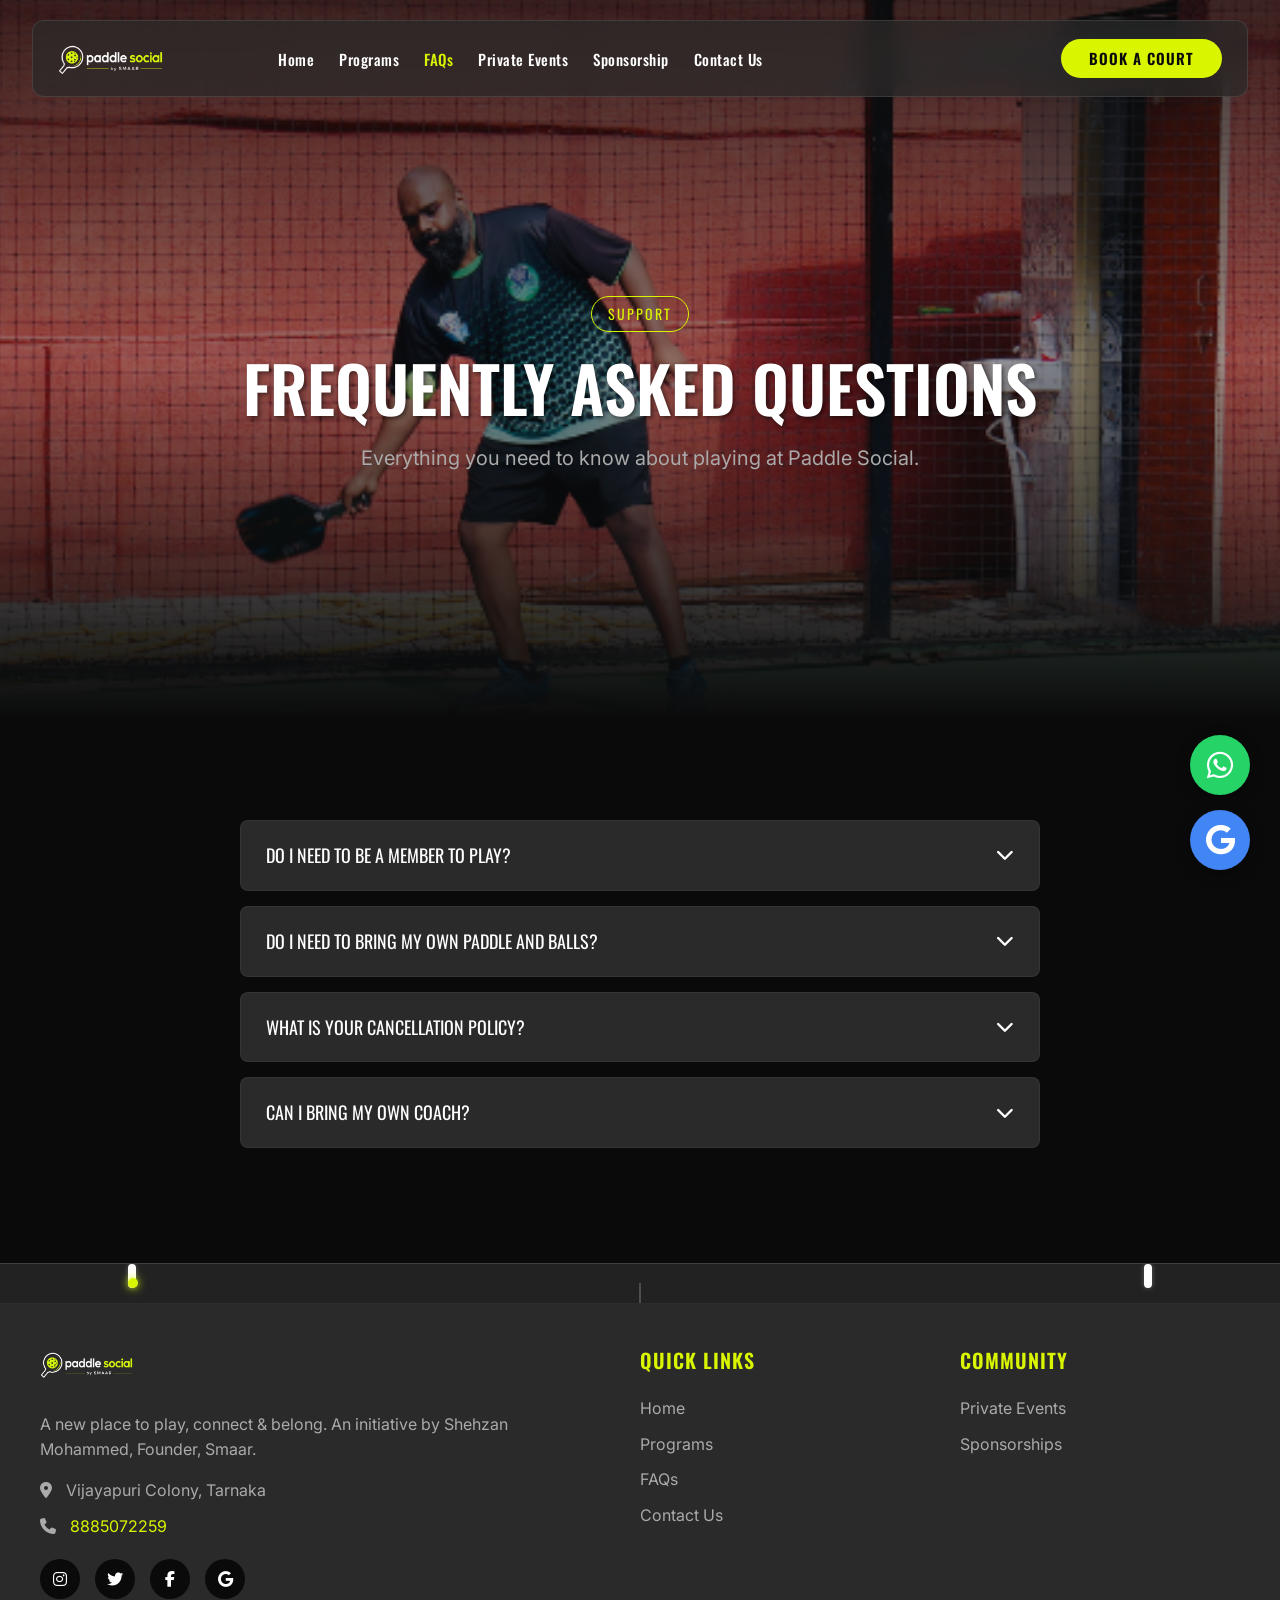
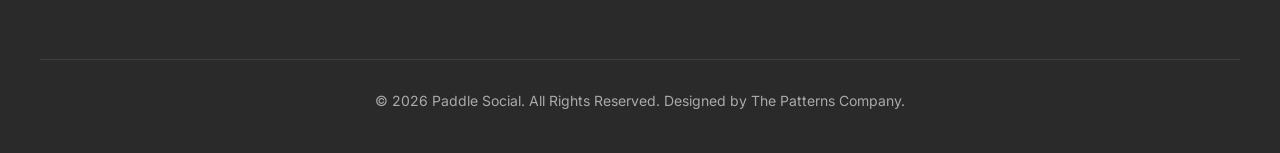
<file: faqs.html>
<!DOCTYPE html>
<html lang="en">
<head>
    <meta charset="UTF-8">
    <meta name="viewport" content="width=device-width, initial-scale=1.0">
    <title>Frequently Asked Questions | Paddle Social</title>
    <meta name="description" content="Got questions about Paddle Social, memberships, or pickleball rules? Find all the answers in our comprehensive FAQ section.">
    
    <!-- Canonical URL -->
    <link rel="canonical" href="https://paddlesocial.club/faqs.html">
    
    <!-- Open Graph / Facebook -->
    <meta property="og:type" content="website">
    <meta property="og:url" content="https://paddlesocial.club/faqs.html">
    <meta property="og:title" content="Frequently Asked Questions | Paddle Social">
    <meta property="og:description" content="Got questions about Paddle Social, memberships, or pickleball rules? Find all the answers in our comprehensive FAQ section.">
    <meta property="og:image" content="https://paddlesocial.club/asset/logo.png">
    
    <!-- Twitter -->
    <meta name="twitter:card" content="summary_large_image">
    <meta name="twitter:url" content="https://paddlesocial.club/faqs.html">
    <meta name="twitter:title" content="Frequently Asked Questions | Paddle Social">
    <meta name="twitter:description" content="Got questions about Paddle Social, memberships, or pickleball rules? Find all the answers in our comprehensive FAQ section.">
    <meta name="twitter:image" content="https://paddlesocial.club/asset/logo.png">

<script type="application/ld+json">
{
  "@context": "https://schema.org",
  "@type": "FAQPage",
  "mainEntity": [
    {
      "@type": "Question",
      "name": "What is pickleball?",
      "acceptedAnswer": {
        "@type": "Answer",
        "text": "Pickleball is a fun, fast-paced paddle sport that combines elements of tennis, badminton, and ping-pong. It's played on a badminton-sized court with a slightly modified tennis net."
      }
    },
    {
      "@type": "Question",
      "name": "Do I need my own paddle?",
      "acceptedAnswer": {
        "@type": "Answer",
        "text": "No! We offer premium paddle rentals at our facility. If you are a member on the Rally or Smash plan, paddle rentals are free."
      }
    },
    {
      "@type": "Question",
      "name": "How do I book a court?",
      "acceptedAnswer": {
        "@type": "Answer",
        "text": "You can book a court instantly through our online reservation system via Playo, or by calling our front desk."
      }
    }
  ]
}
</script>

    
    <link rel="icon" type="image/png" href="asset/fev.png">
    <link rel="stylesheet" href="https://cdnjs.cloudflare.com/ajax/libs/font-awesome/6.5.1/css/all.min.css">
    <link rel="stylesheet" href="index.css">
    <script src="main.js" defer></script>
    <style>
        .accordion {
            max-width: 800px;
            margin: 0 auto;
        }
        .accordion-item {
            background-color: var(--dark-gray);
            margin-bottom: 15px;
            border-radius: 8px;
            overflow: hidden;
            border: 1px solid rgba(255,255,255,0.05);
        }
        .accordion-header {
            padding: 20px 25px;
            cursor: pointer;
            display: flex;
            justify-content: space-between;
            align-items: center;
            font-family: 'Oswald', sans-serif;
            font-size: 18px;
            text-transform: uppercase;
            user-select: none;
            transition: background-color 0.3s;
        }
        .accordion-header:hover {
            background-color: rgba(217, 245, 0, 0.05);
            color: var(--neon-lime);
        }
        .accordion-content {
            max-height: 0;
            overflow: hidden;
            transition: max-height 0.3s ease-out;
            background-color: var(--black);
        }
        .accordion-inner {
            padding: 20px 25px;
            color: var(--text-gray);
            border-top: 1px solid rgba(255,255,255,0.05);
        }
    </style>
</head>
<body>
    <header class="header">
        <a href="index.html" class="header-logo"><img src="asset/logo.png" alt="Paddle Social"></a>
        <nav class="header-nav">
            <a href="index.html">Home</a>
            <a href="programs.html">Programs</a>
            <!-- <a href="coaches.html">Coaches</a> -->
            <a href="faqs.html" class="active">FAQs</a>
            <!-- <a href="rtm.html">RTM</a> -->
            <a href="private-events.html">Private Events</a>
            <a href="sponsor.html">Sponsorship</a>
            <a href="contact.html">Contact Us</a>
        </nav>
        <button class="mobile-menu-btn" aria-label="Open menu">
            <i class="fa-solid fa-bars"></i>
        </button>
        <div style="margin-left: auto;" class="desktop-only-btn"><a href="booking.html" class="btn btn-primary">Book a Court</a></div>
    </header>

    <div class="mobile-nav" id="mobileNav">
        <button class="mobile-nav-close" aria-label="Close menu"><i class="fa-solid fa-xmark"></i></button>
        <a href="index.html">Home</a>
        <a href="programs.html">Programs</a>
        <!-- <a href="coaches.html">Coaches</a> -->
        <a href="faqs.html" class="active">FAQs</a>
        <!-- <a href="rtm.html">RTM</a> -->
        <a href="private-events.html">Private Events</a>
        <a href="sponsor.html">Sponsorship</a>
        <a href="contact.html">Contact Us</a>
        <a href="booking.html" class="btn btn-primary" style="margin-top: 20px;">Book a Court</a>
    </div>

    <section class="hero">
        <div class="hero-bg">
            <img src="hero/faq.png" alt="Hero Image" class="hero-video">
        </div>
        <div class="hero-overlay"></div>
        <div class="hero-content">
            <span class="hero-label">Support</span>
            <h1>Frequently Asked Questions</h1>
            <p>Everything you need to know about playing at Paddle Social.</p>
        </div>
    </section>

    <section class="section">
        <div class="container">
            <div class="accordion">
                <div class="accordion-item">
                    <div class="accordion-header">
                        Do I need to be a member to play?
                        <i class="fa-solid fa-chevron-down"></i>
                    </div>
                    <div class="accordion-content">
                        <div class="accordion-inner">
                            No! While members receive benefits like discounted rates and early booking access, guests are always welcome to book courts or drop into open play.
                        </div>
                    </div>
                </div>
                <div class="accordion-item">
                    <div class="accordion-header">
                        Do I need to bring my own paddle and balls?
                        <i class="fa-solid fa-chevron-down"></i>
                    </div>
                    <div class="accordion-content">
                        <div class="accordion-inner">
                            You are welcome to bring your own equipment. However, we offer premium paddle rentals at the front desk, and high-quality outdoor/indoor balls are available for purchase or rent.
                        </div>
                    </div>
                </div>
                <div class="accordion-item">
                    <div class="accordion-header">
                        What is your cancellation policy?
                        <i class="fa-solid fa-chevron-down"></i>
                    </div>
                    <div class="accordion-content">
                        <div class="accordion-inner">
                            Court reservations can be cancelled for a full refund up to 24 hours in advance. Cancellations made within 24 hours will not be refunded.
                        </div>
                    </div>
                </div>
                <div class="accordion-item">
                    <div class="accordion-header">
                        Can I bring my own coach?
                        <i class="fa-solid fa-chevron-down"></i>
                    </div>
                    <div class="accordion-content">
                        <div class="accordion-inner">
                            Outside coaching is strictly prohibited. We have a roster of vetted, highly trained professionals available for lessons and clinics.
                        </div>
                    </div>
                </div>
            </div>
        </div>
    </section>
    
        <footer class="footer">
        <div class="pickleball-animation">
            <div class="paddle left-paddle"></div>
            <div class="net"></div>
            <div class="paddle right-paddle"></div>
            <div class="ball"><div class="ball-inner"></div></div>
        </div>
        <div class="container">
            <div class="footer-grid">
                <div class="footer-col">
                    <img src="asset/logo.png" alt="Paddle Social by Smaar" style="height: 40px; margin-bottom: 20px;">
                    <p>A new place to play, connect & belong. An initiative by Shehzan Mohammed, Founder, Smaar.</p>
                    <div style="margin-top: 15px; color: var(--neon-lime);">
                        <p><i class="fa-solid fa-location-dot" style="margin-right: 10px;"></i> Vijayapuri Colony, Tarnaka</p>
                        <p><i class="fa-solid fa-phone" style="margin-right: 10px;"></i> <a href="tel:8885072259" style="color: var(--neon-lime);">8885072259</a></p>
                    </div>
                    <div class="social-links">
                        <a href="https://www.instagram.com/paddlesocialbysmaar/" target="_blank"><i class="fa-brands fa-instagram"></i></a>
                        <a href="#"><i class="fa-brands fa-twitter"></i></a>
                        <a href="#"><i class="fa-brands fa-facebook-f"></i></a>
                        <a href="https://www.google.com/maps/search/?api=1&query=Paddle+Social+by+Smaar" target="_blank"><i class="fa-brands fa-google"></i></a>
                    </div>
                </div>
                <div class="footer-col">
                    <h4>Quick Links</h4>
                    <ul class="footer-links">
                        <li><a href="index.html">Home</a></li>
                        <li><a href="programs.html">Programs</a></li>
                        <!-- <li><a href="coaches.html">Coaches</a></li> -->
                        <li><a href="faqs.html">FAQs</a></li>
                        <li><a href="contact.html">Contact Us</a></li>
                    </ul>
                </div>
                <div class="footer-col">
                    <h4>Community</h4>
                    <ul class="footer-links">
                        <!-- <li><a href="rtm.html">Tournaments (RTM)</a></li> -->
                        <li><a href="private-events.html">Private Events</a></li>
                        <li><a href="sponsor.html">Sponsorships</a></li>
                    </ul>
                </div>
            </div>
            <div class="footer-bottom">
                &copy; 2026 Paddle Social. All Rights Reserved. Designed by <a href="https://thepatternscompany.com/" style="color: var(--text-gray); text-decoration: none; transition: color 0.3s;" onmouseover="this.style.color='var(--neon-lime)'" onmouseout="this.style.color='var(--text-gray)'">The Patterns Company.</a>
            </div>
        </div>
    </footer>

    <!-- Floating Buttons -->
    <div class="floating-buttons">
        <a href="https://wa.me/918885072259" target="_blank" class="floating-btn floating-whatsapp" aria-label="WhatsApp">
            <i class="fa-brands fa-whatsapp"></i>
        </a>
        <a href="https://www.google.com/maps/search/?api=1&query=Paddle+Social+by+Smaar" target="_blank" class="floating-btn floating-gmb" aria-label="Google My Business">
            <i class="fa-brands fa-google"></i>
        </a>
    </div>
</body>
</html>
</file>
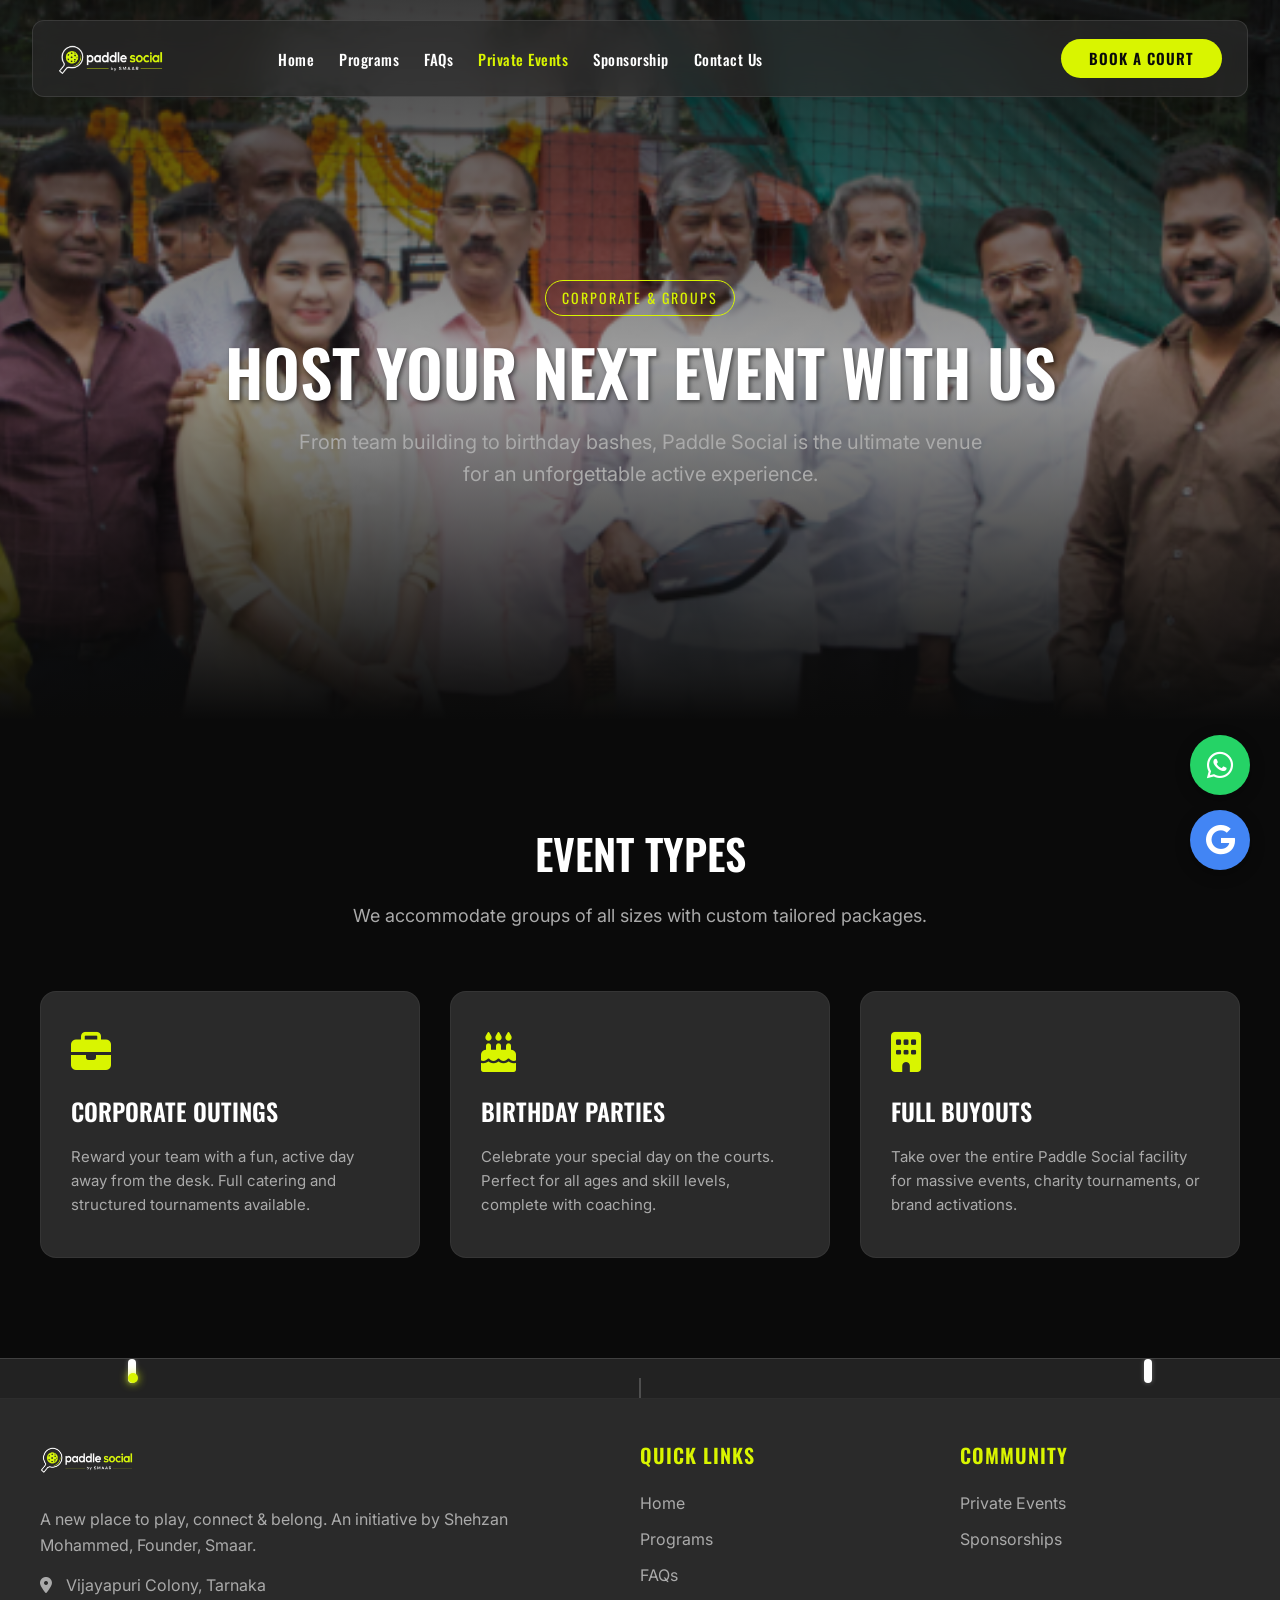
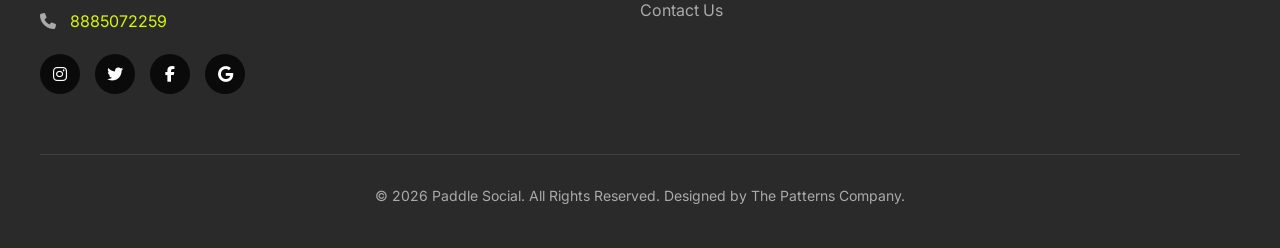
<file: private-events.html>
<!DOCTYPE html>
<html lang="en">
<head>
    <meta charset="UTF-8">
    <meta name="viewport" content="width=device-width, initial-scale=1.0">
    <title>Private Events & Parties | Paddle Social</title>
    <meta name="description" content="Host your next corporate event, birthday party, or private gathering at Paddle Social's premier pickleball facility.">
    
    <!-- Canonical URL -->
    <link rel="canonical" href="https://paddlesocial.club/private-events.html">
    
    <!-- Open Graph / Facebook -->
    <meta property="og:type" content="website">
    <meta property="og:url" content="https://paddlesocial.club/private-events.html">
    <meta property="og:title" content="Private Events & Parties | Paddle Social">
    <meta property="og:description" content="Host your next corporate event, birthday party, or private gathering at Paddle Social's premier pickleball facility.">
    <meta property="og:image" content="https://paddlesocial.club/asset/logo.png">
    
    <!-- Twitter -->
    <meta name="twitter:card" content="summary_large_image">
    <meta name="twitter:url" content="https://paddlesocial.club/private-events.html">
    <meta name="twitter:title" content="Private Events & Parties | Paddle Social">
    <meta name="twitter:description" content="Host your next corporate event, birthday party, or private gathering at Paddle Social's premier pickleball facility.">
    <meta name="twitter:image" content="https://paddlesocial.club/asset/logo.png">

    
    <link rel="icon" type="image/png" href="asset/fev.png">
    <link rel="stylesheet" href="https://cdnjs.cloudflare.com/ajax/libs/font-awesome/6.5.1/css/all.min.css">
    <link rel="stylesheet" href="index.css">
    <script src="main.js" defer></script>
</head>
<body>
    <header class="header">
        <a href="index.html" class="header-logo"><img src="asset/logo.png" alt="Paddle Social"></a>
        <nav class="header-nav">
            <a href="index.html">Home</a>
            <a href="programs.html">Programs</a>
            <!-- <a href="coaches.html">Coaches</a> -->
            <a href="faqs.html">FAQs</a>
            <!-- <a href="rtm.html">RTM</a> -->
            <a href="private-events.html" class="active">Private Events</a>
            <a href="sponsor.html">Sponsorship</a>
            <a href="contact.html">Contact Us</a>
        </nav>
        <button class="mobile-menu-btn" aria-label="Open menu"><i class="fa-solid fa-bars"></i></button>
        <div style="margin-left: auto;" class="desktop-only-btn"><a href="booking.html" class="btn btn-primary">Book a Court</a></div>
    </header>

    <div class="mobile-nav" id="mobileNav">
        <button class="mobile-nav-close" aria-label="Close menu"><i class="fa-solid fa-xmark"></i></button>
        <a href="index.html">Home</a>
        <a href="programs.html">Programs</a>
        <!-- <a href="coaches.html">Coaches</a> -->
        <a href="faqs.html">FAQs</a>
        <!-- <a href="rtm.html">RTM</a> -->
        <a href="private-events.html" class="active">Private Events</a>
        <a href="sponsor.html">Sponsorship</a>
        <a href="contact.html">Contact Us</a>
        <a href="booking.html" class="btn btn-primary" style="margin-top: 20px;">Book a Court</a>
    </div>

    <section class="hero">
        <div class="hero-bg">
            <img src="hero/private-events.png" alt="Hero Image" class="hero-video">
        </div>
        <div class="hero-overlay"></div>
        <div class="hero-content">
            <span class="hero-label">Corporate & Groups</span>
            <h1>Host Your Next Event With Us</h1>
            <p>From team building to birthday bashes, Paddle Social is the ultimate venue for an unforgettable active experience.</p>
        </div>
    </section>

    <section class="section">
        <div class="container">
            <div class="section-header">
                <h2>Event Types</h2>
                <p>We accommodate groups of all sizes with custom tailored packages.</p>
            </div>
            <div class="grid-3">
                <div class="card">
                    <i class="fa-solid fa-briefcase card-icon"></i>
                    <h3>Corporate Outings</h3>
                    <p>Reward your team with a fun, active day away from the desk. Full catering and structured tournaments available.</p>
                </div>
                <div class="card">
                    <i class="fa-solid fa-cake-candles card-icon"></i>
                    <h3>Birthday Parties</h3>
                    <p>Celebrate your special day on the courts. Perfect for all ages and skill levels, complete with coaching.</p>
                </div>
                <div class="card">
                    <i class="fa-solid fa-building card-icon"></i>
                    <h3>Full Buyouts</h3>
                    <p>Take over the entire Paddle Social facility for massive events, charity tournaments, or brand activations.</p>
                </div>
            </div>
        </div>
    </section>

        <footer class="footer">
        <div class="pickleball-animation">
            <div class="paddle left-paddle"></div>
            <div class="net"></div>
            <div class="paddle right-paddle"></div>
            <div class="ball"><div class="ball-inner"></div></div>
        </div>
        <div class="container">
            <div class="footer-grid">
                <div class="footer-col">
                    <img src="asset/logo.png" alt="Paddle Social by Smaar" style="height: 40px; margin-bottom: 20px;">
                    <p>A new place to play, connect & belong. An initiative by Shehzan Mohammed, Founder, Smaar.</p>
                    <div style="margin-top: 15px; color: var(--neon-lime);">
                        <p><i class="fa-solid fa-location-dot" style="margin-right: 10px;"></i> Vijayapuri Colony, Tarnaka</p>
                        <p><i class="fa-solid fa-phone" style="margin-right: 10px;"></i> <a href="tel:8885072259" style="color: var(--neon-lime);">8885072259</a></p>
                    </div>
                    <div class="social-links">
                        <a href="https://www.instagram.com/paddlesocialbysmaar/" target="_blank"><i class="fa-brands fa-instagram"></i></a>
                        <a href="#"><i class="fa-brands fa-twitter"></i></a>
                        <a href="#"><i class="fa-brands fa-facebook-f"></i></a>
                        <a href="https://www.google.com/maps/search/?api=1&query=Paddle+Social+by+Smaar" target="_blank"><i class="fa-brands fa-google"></i></a>
                    </div>
                </div>
                <div class="footer-col">
                    <h4>Quick Links</h4>
                    <ul class="footer-links">
                        <li><a href="index.html">Home</a></li>
                        <li><a href="programs.html">Programs</a></li>
                        <!-- <li><a href="coaches.html">Coaches</a></li> -->
                        <li><a href="faqs.html">FAQs</a></li>
                        <li><a href="contact.html">Contact Us</a></li>
                    </ul>
                </div>
                <div class="footer-col">
                    <h4>Community</h4>
                    <ul class="footer-links">
                        <!-- <li><a href="rtm.html">Tournaments (RTM)</a></li> -->
                        <li><a href="private-events.html">Private Events</a></li>
                        <li><a href="sponsor.html">Sponsorships</a></li>
                    </ul>
                </div>
            </div>
            <div class="footer-bottom">
                &copy; 2026 Paddle Social. All Rights Reserved. Designed by <a href="https://thepatternscompany.com/" style="color: var(--text-gray); text-decoration: none; transition: color 0.3s;" onmouseover="this.style.color='var(--neon-lime)'" onmouseout="this.style.color='var(--text-gray)'">The Patterns Company.</a>
            </div>
        </div>
    </footer>

    <!-- Floating Buttons -->
    <div class="floating-buttons">
        <a href="https://wa.me/918885072259" target="_blank" class="floating-btn floating-whatsapp" aria-label="WhatsApp">
            <i class="fa-brands fa-whatsapp"></i>
        </a>
        <a href="https://www.google.com/maps/search/?api=1&query=Paddle+Social+by+Smaar" target="_blank" class="floating-btn floating-gmb" aria-label="Google My Business">
            <i class="fa-brands fa-google"></i>
        </a>
    </div>
</body>
</html>
</file>
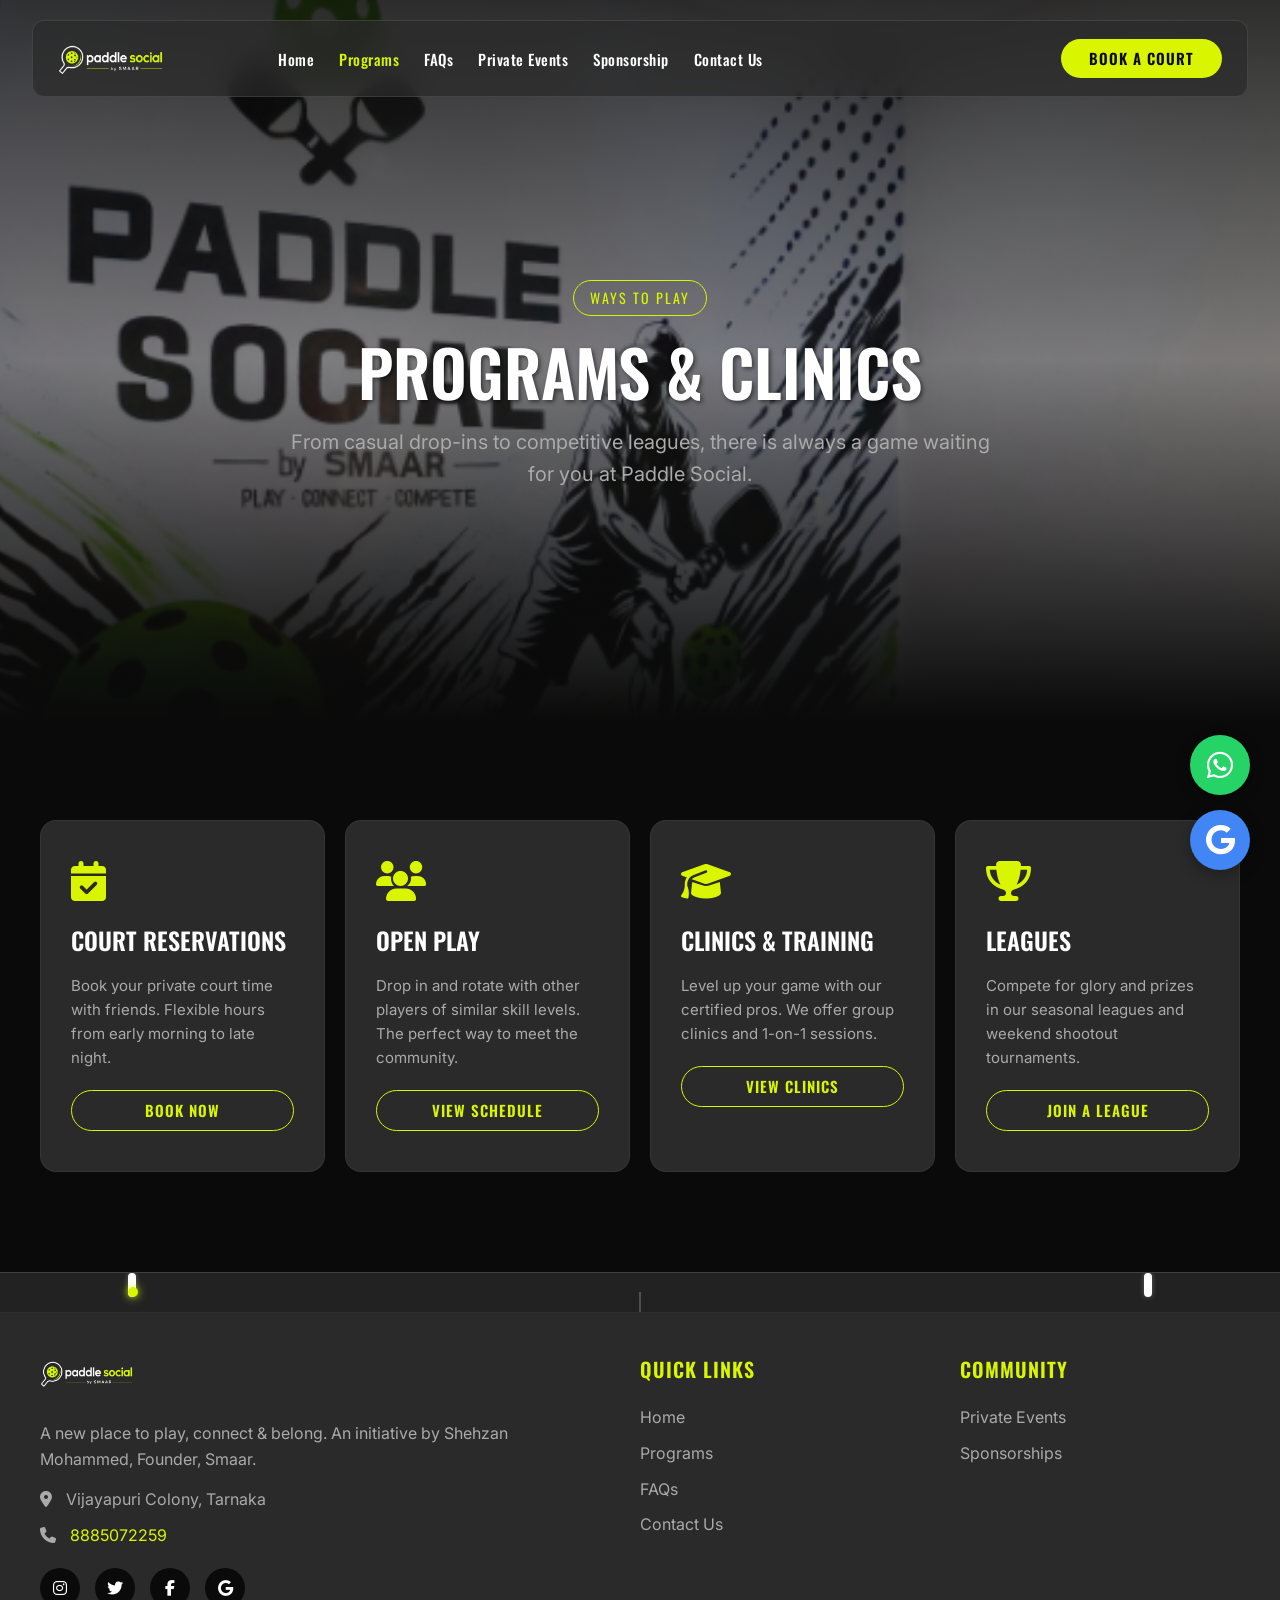
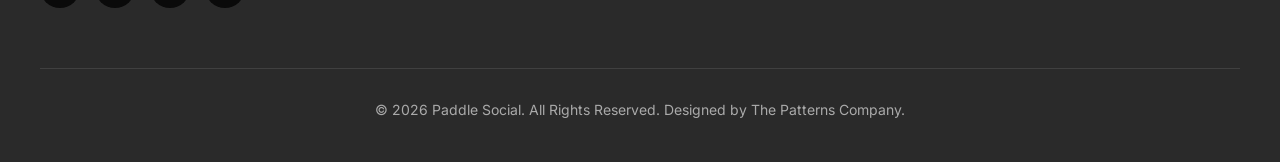
<file: programs.html>
<!DOCTYPE html>
<html lang="en">
<head>
    <meta charset="UTF-8">
    <meta name="viewport" content="width=device-width, initial-scale=1.0">
    <title>Pickleball Programs & Clinics | Paddle Social</title>
    <meta name="description" content="Improve your game with our expert-led pickleball programs, clinics, and personalized coaching at Paddle Social.">
    
    <!-- Canonical URL -->
    <link rel="canonical" href="https://paddlesocial.club/programs.html">
    
    <!-- Open Graph / Facebook -->
    <meta property="og:type" content="website">
    <meta property="og:url" content="https://paddlesocial.club/programs.html">
    <meta property="og:title" content="Pickleball Programs & Clinics | Paddle Social">
    <meta property="og:description" content="Improve your game with our expert-led pickleball programs, clinics, and personalized coaching at Paddle Social.">
    <meta property="og:image" content="https://paddlesocial.club/asset/logo.png">
    
    <!-- Twitter -->
    <meta name="twitter:card" content="summary_large_image">
    <meta name="twitter:url" content="https://paddlesocial.club/programs.html">
    <meta name="twitter:title" content="Pickleball Programs & Clinics | Paddle Social">
    <meta name="twitter:description" content="Improve your game with our expert-led pickleball programs, clinics, and personalized coaching at Paddle Social.">
    <meta name="twitter:image" content="https://paddlesocial.club/asset/logo.png">

    
    <link rel="icon" type="image/png" href="asset/fev.png">
    <link rel="stylesheet" href="https://cdnjs.cloudflare.com/ajax/libs/font-awesome/6.5.1/css/all.min.css">
    <link rel="stylesheet" href="index.css">
    <script src="main.js" defer></script>
</head>
<body>

    <header class="header">
        <a href="index.html" class="header-logo"><img src="asset/logo.png" alt="Paddle Social"></a>
        <nav class="header-nav">
            <a href="index.html">Home</a>
            <a href="programs.html" class="active">Programs</a>
            <!-- <a href="coaches.html">Coaches</a> -->
            <a href="faqs.html">FAQs</a>
            <!-- <a href="rtm.html">RTM</a> -->
            <a href="private-events.html">Private Events</a>
            <a href="sponsor.html">Sponsorship</a>
            <a href="contact.html">Contact Us</a>
        </nav>
        <button class="mobile-menu-btn" aria-label="Open menu"><i class="fa-solid fa-bars"></i></button>
        <div style="margin-left: auto;" class="desktop-only-btn"><a href="booking.html" class="btn btn-primary">Book a Court</a></div>
    </header>

    <div class="mobile-nav" id="mobileNav">
        <button class="mobile-nav-close" aria-label="Close menu"><i class="fa-solid fa-xmark"></i></button>
        <a href="index.html">Home</a>
        <a href="programs.html" class="active">Programs</a>
        <!-- <a href="coaches.html">Coaches</a> -->
        <a href="faqs.html">FAQs</a>
        <!-- <a href="rtm.html">RTM</a> -->
        <a href="private-events.html">Private Events</a>
        <a href="sponsor.html">Sponsorship</a>
        <a href="contact.html">Contact Us</a>
        <a href="booking.html" class="btn btn-primary" style="margin-top: 20px;">Book a Court</a>
    </div>

    <section class="hero">
        <div class="hero-bg">
            <img src="hero/programs.png" alt="Hero Image" class="hero-video">
        </div>
        <div class="hero-overlay"></div>
        <div class="hero-content">
            <span class="hero-label">Ways To Play</span>
            <h1>Programs & Clinics</h1>
            <p>From casual drop-ins to competitive leagues, there is always a game waiting for you at Paddle Social.</p>
        </div>
    </section>

    <section class="section">
        <div class="container">
            <div class="grid-4">
                <div class="card">
                    <i class="fa-solid fa-calendar-check card-icon"></i>
                    <h3>Court Reservations</h3>
                    <p>Book your private court time with friends. Flexible hours from early morning to late night.</p>
                    <a href="booking.html" class="btn btn-outline" style="margin-top:20px; width:100%;">Book Now</a>
                </div>
                <div class="card">
                    <i class="fa-solid fa-users card-icon"></i>
                    <h3>Open Play</h3>
                    <p>Drop in and rotate with other players of similar skill levels. The perfect way to meet the community.</p>
                    <a href="schedule.html" class="btn btn-outline" style="margin-top:20px; width:100%;">View Schedule</a>
                </div>
                <div class="card">
                    <i class="fa-solid fa-graduation-cap card-icon"></i>
                    <h3>Clinics & Training</h3>
                    <p>Level up your game with our certified pros. We offer group clinics and 1-on-1 sessions.</p>
                    <a href="coaches.html" class="btn btn-outline" style="margin-top:20px; width:100%;">View Clinics</a>
                </div>
                <div class="card">
                    <i class="fa-solid fa-trophy card-icon"></i>
                    <h3>Leagues</h3>
                    <p>Compete for glory and prizes in our seasonal leagues and weekend shootout tournaments.</p>
                    <a href="leagues.html" class="btn btn-outline" style="margin-top:20px; width:100%;">Join a League</a>
                </div>
            </div>
        </div>
    </section>

        <footer class="footer">
        <div class="pickleball-animation">
            <div class="paddle left-paddle"></div>
            <div class="net"></div>
            <div class="paddle right-paddle"></div>
            <div class="ball"><div class="ball-inner"></div></div>
        </div>
        <div class="container">
            <div class="footer-grid">
                <div class="footer-col">
                    <img src="asset/logo.png" alt="Paddle Social by Smaar" style="height: 40px; margin-bottom: 20px;">
                    <p>A new place to play, connect & belong. An initiative by Shehzan Mohammed, Founder, Smaar.</p>
                    <div style="margin-top: 15px; color: var(--neon-lime);">
                        <p><i class="fa-solid fa-location-dot" style="margin-right: 10px;"></i> Vijayapuri Colony, Tarnaka</p>
                        <p><i class="fa-solid fa-phone" style="margin-right: 10px;"></i> <a href="tel:8885072259" style="color: var(--neon-lime);">8885072259</a></p>
                    </div>
                    <div class="social-links">
                        <a href="https://www.instagram.com/paddlesocialbysmaar/" target="_blank"><i class="fa-brands fa-instagram"></i></a>
                        <a href="#"><i class="fa-brands fa-twitter"></i></a>
                        <a href="#"><i class="fa-brands fa-facebook-f"></i></a>
                        <a href="https://www.google.com/maps/search/?api=1&query=Paddle+Social+by+Smaar" target="_blank"><i class="fa-brands fa-google"></i></a>
                    </div>
                </div>
                <div class="footer-col">
                    <h4>Quick Links</h4>
                    <ul class="footer-links">
                        <li><a href="index.html">Home</a></li>
                        <li><a href="programs.html">Programs</a></li>
                        <!-- <li><a href="coaches.html">Coaches</a></li> -->
                        <li><a href="faqs.html">FAQs</a></li>
                        <li><a href="contact.html">Contact Us</a></li>
                    </ul>
                </div>
                <div class="footer-col">
                    <h4>Community</h4>
                    <ul class="footer-links">
                        <!-- <li><a href="rtm.html">Tournaments (RTM)</a></li> -->
                        <li><a href="private-events.html">Private Events</a></li>
                        <li><a href="sponsor.html">Sponsorships</a></li>
                    </ul>
                </div>
            </div>
            <div class="footer-bottom">
                &copy; 2026 Paddle Social. All Rights Reserved. Designed by <a href="https://thepatternscompany.com/" style="color: var(--text-gray); text-decoration: none; transition: color 0.3s;" onmouseover="this.style.color='var(--neon-lime)'" onmouseout="this.style.color='var(--text-gray)'">The Patterns Company.</a>
            </div>
        </div>
    </footer>

    <!-- Floating Buttons -->
    <div class="floating-buttons">
        <a href="https://wa.me/918885072259" target="_blank" class="floating-btn floating-whatsapp" aria-label="WhatsApp">
            <i class="fa-brands fa-whatsapp"></i>
        </a>
        <a href="https://www.google.com/maps/search/?api=1&query=Paddle+Social+by+Smaar" target="_blank" class="floating-btn floating-gmb" aria-label="Google My Business">
            <i class="fa-brands fa-google"></i>
        </a>
    </div>
</body>
</html>
</file>
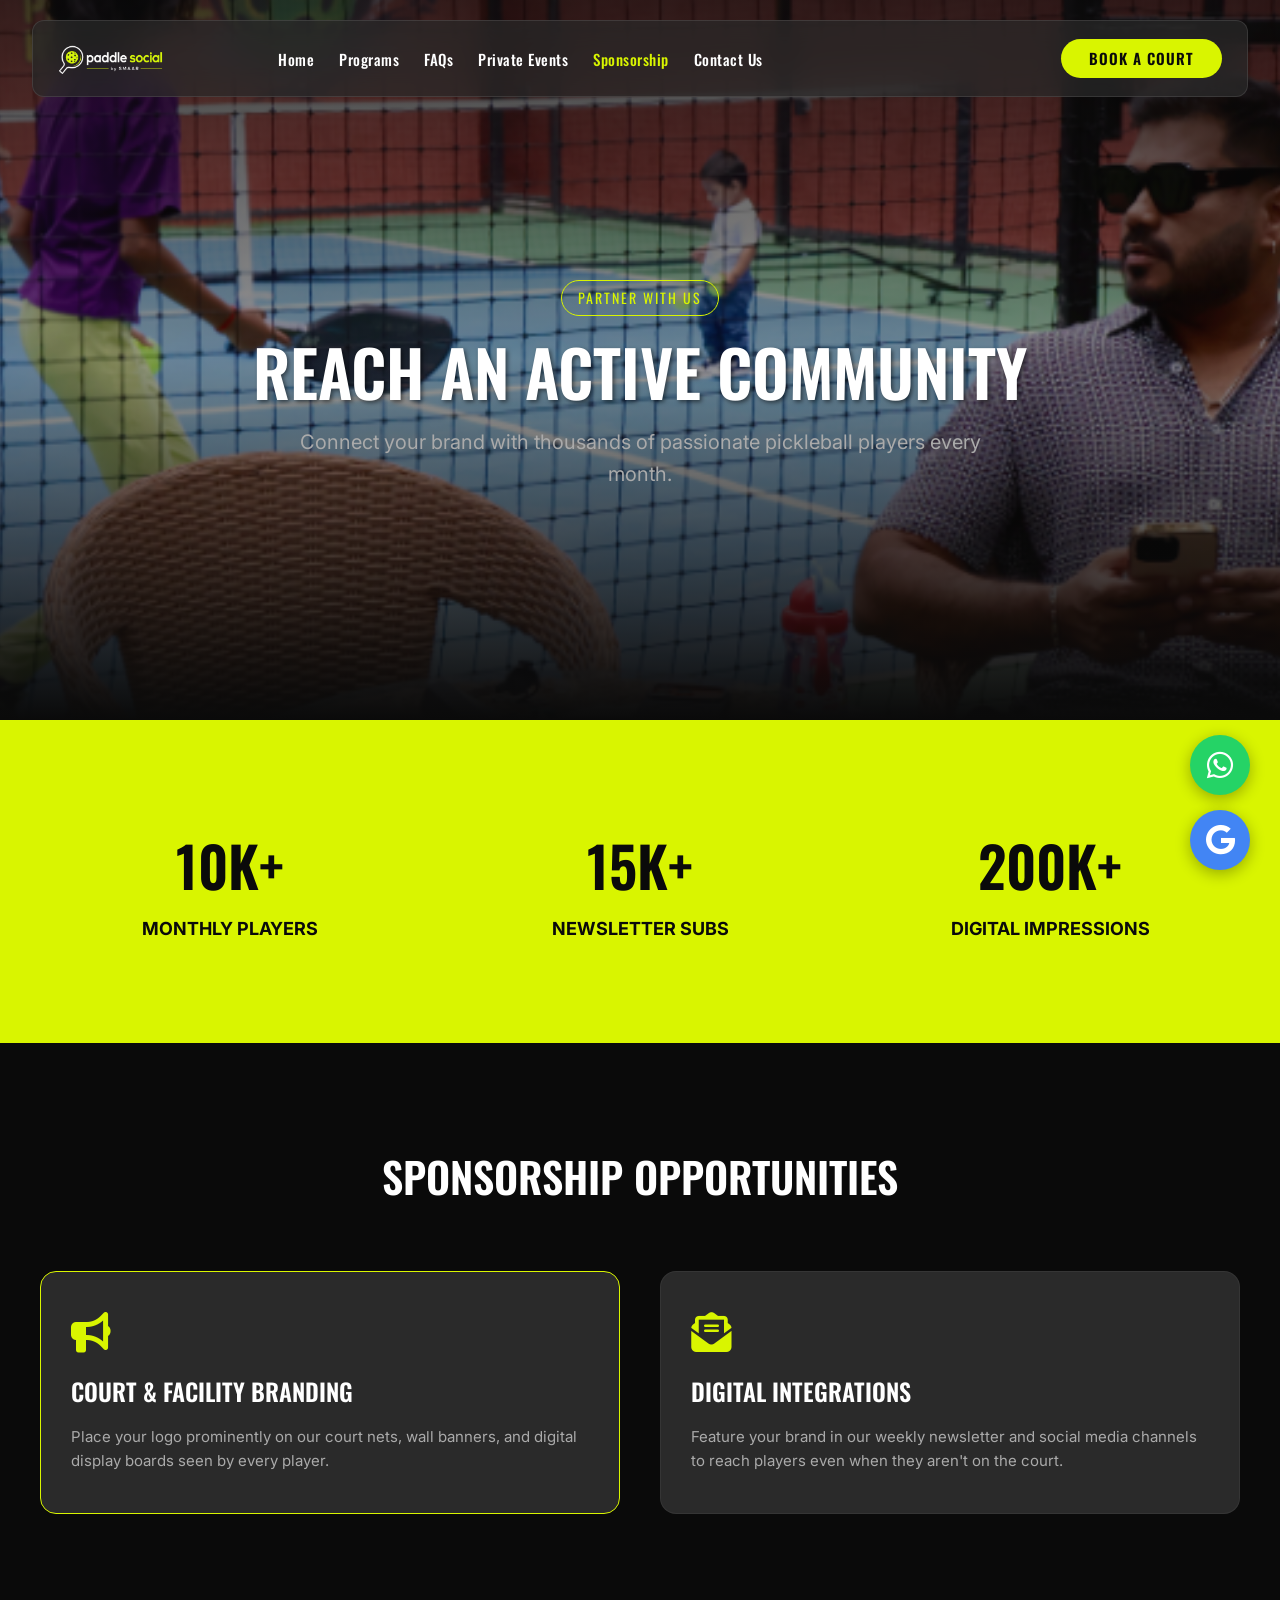
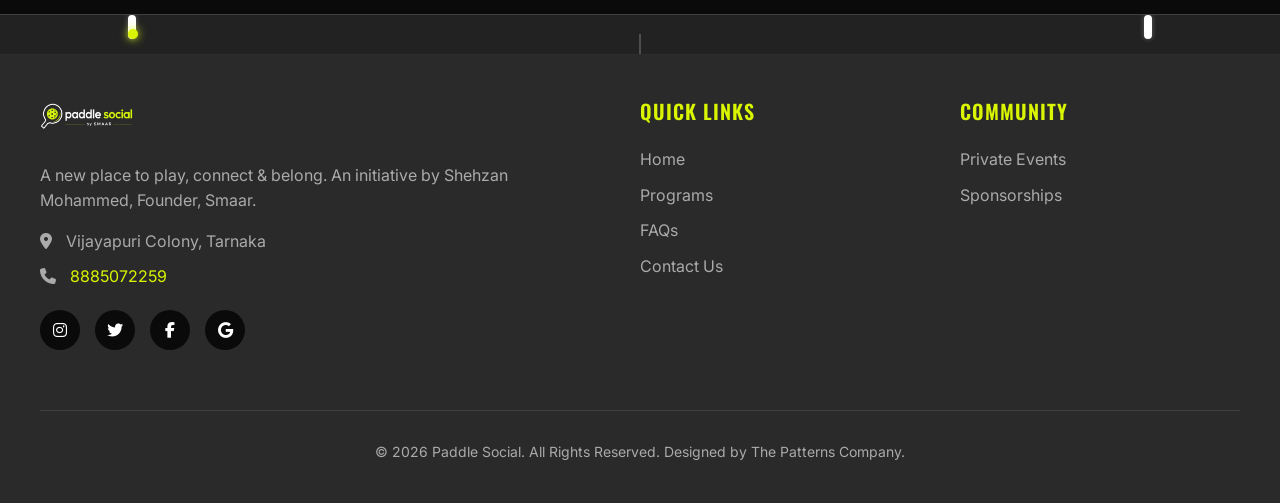
<file: sponsor.html>
<!DOCTYPE html>
<html lang="en">
<head>
    <meta charset="UTF-8">
    <meta name="viewport" content="width=device-width, initial-scale=1.0">
    <title>Sponsorship Opportunities | Paddle Social</title>
    <meta name="description" content="Partner with Paddle Social. Explore our sponsorship opportunities and connect with a vibrant community.">
    
    <!-- Canonical URL -->
    <link rel="canonical" href="https://paddlesocial.club/sponsor.html">
    
    <!-- Open Graph / Facebook -->
    <meta property="og:type" content="website">
    <meta property="og:url" content="https://paddlesocial.club/sponsor.html">
    <meta property="og:title" content="Sponsorship Opportunities | Paddle Social">
    <meta property="og:description" content="Partner with Paddle Social. Explore our sponsorship opportunities and connect with a vibrant community.">
    <meta property="og:image" content="https://paddlesocial.club/asset/logo.png">
    
    <!-- Twitter -->
    <meta name="twitter:card" content="summary_large_image">
    <meta name="twitter:url" content="https://paddlesocial.club/sponsor.html">
    <meta name="twitter:title" content="Sponsorship Opportunities | Paddle Social">
    <meta name="twitter:description" content="Partner with Paddle Social. Explore our sponsorship opportunities and connect with a vibrant community.">
    <meta name="twitter:image" content="https://paddlesocial.club/asset/logo.png">

    
    <link rel="icon" type="image/png" href="asset/fev.png">
    <link rel="stylesheet" href="https://cdnjs.cloudflare.com/ajax/libs/font-awesome/6.5.1/css/all.min.css">
    <link rel="stylesheet" href="index.css">
    <script src="main.js" defer></script>
</head>
<body>
    <header class="header">
        <a href="index.html" class="header-logo"><img src="asset/logo.png" alt="Paddle Social"></a>
        <nav class="header-nav">
            <a href="index.html">Home</a>
            <a href="programs.html">Programs</a>
            <!-- <a href="coaches.html">Coaches</a> -->
            <a href="faqs.html">FAQs</a>
            <!-- <a href="rtm.html">RTM</a> -->
            <a href="private-events.html">Private Events</a>
            <a href="sponsor.html" class="active">Sponsorship</a>
            <a href="contact.html">Contact Us</a>
        </nav>
        <button class="mobile-menu-btn" aria-label="Open menu"><i class="fa-solid fa-bars"></i></button>
        <div style="margin-left: auto;" class="desktop-only-btn"><a href="booking.html" class="btn btn-primary">Book a Court</a></div>
    </header>

    <div class="mobile-nav" id="mobileNav">
        <button class="mobile-nav-close" aria-label="Close menu"><i class="fa-solid fa-xmark"></i></button>
        <a href="index.html">Home</a>
        <a href="programs.html">Programs</a>
        <!-- <a href="coaches.html">Coaches</a> -->
        <a href="faqs.html">FAQs</a>
        <!-- <a href="rtm.html">RTM</a> -->
        <a href="private-events.html">Private Events</a>
        <a href="sponsor.html" class="active">Sponsorship</a>
        <a href="contact.html">Contact Us</a>
        <a href="booking.html" class="btn btn-primary" style="margin-top: 20px;">Book a Court</a>
    </div>

    <section class="hero">
        <div class="hero-bg">
            <img src="hero/sponso.png" alt="Hero Image" class="hero-video">
        </div>
        <div class="hero-overlay"></div>
        <div class="hero-content">
            <span class="hero-label">Partner With Us</span>
            <h1>Reach An Active Community</h1>
            <p>Connect your brand with thousands of passionate pickleball players every month.</p>
        </div>
    </section>

    <section class="section" style="background-color: var(--neon-lime); color: var(--black); text-align: center;">
        <div class="container grid-3">
            <div>
                <h2 style="font-size: 56px; margin-bottom: 5px;">10K+</h2>
                <p style="font-size: 18px; font-weight: bold; text-transform: uppercase;">Monthly Players</p>
            </div>
            <div>
                <h2 style="font-size: 56px; margin-bottom: 5px;">15K+</h2>
                <p style="font-size: 18px; font-weight: bold; text-transform: uppercase;">Newsletter Subs</p>
            </div>
            <div>
                <h2 style="font-size: 56px; margin-bottom: 5px;">200K+</h2>
                <p style="font-size: 18px; font-weight: bold; text-transform: uppercase;">Digital Impressions</p>
            </div>
        </div>
    </section>

    <section class="section">
        <div class="container">
            <div class="section-header">
                <h2>Sponsorship Opportunities</h2>
            </div>
            <div class="grid-2">
                <div class="card" style="border-color: var(--neon-lime);">
                    <i class="fa-solid fa-bullhorn card-icon"></i>
                    <h3>Court & Facility Branding</h3>
                    <p>Place your logo prominently on our court nets, wall banners, and digital display boards seen by every player.</p>
                </div>
                <div class="card">
                    <i class="fa-solid fa-envelope-open-text card-icon"></i>
                    <h3>Digital Integrations</h3>
                    <p>Feature your brand in our weekly newsletter and social media channels to reach players even when they aren't on the court.</p>
                </div>
            </div>
        </div>
    </section>

        <footer class="footer">
        <div class="pickleball-animation">
            <div class="paddle left-paddle"></div>
            <div class="net"></div>
            <div class="paddle right-paddle"></div>
            <div class="ball"><div class="ball-inner"></div></div>
        </div>
        <div class="container">
            <div class="footer-grid">
                <div class="footer-col">
                    <img src="asset/logo.png" alt="Paddle Social by Smaar" style="height: 40px; margin-bottom: 20px;">
                    <p>A new place to play, connect & belong. An initiative by Shehzan Mohammed, Founder, Smaar.</p>
                    <div style="margin-top: 15px; color: var(--neon-lime);">
                        <p><i class="fa-solid fa-location-dot" style="margin-right: 10px;"></i> Vijayapuri Colony, Tarnaka</p>
                        <p><i class="fa-solid fa-phone" style="margin-right: 10px;"></i> <a href="tel:8885072259" style="color: var(--neon-lime);">8885072259</a></p>
                    </div>
                    <div class="social-links">
                        <a href="https://www.instagram.com/paddlesocialbysmaar/" target="_blank"><i class="fa-brands fa-instagram"></i></a>
                        <a href="#"><i class="fa-brands fa-twitter"></i></a>
                        <a href="#"><i class="fa-brands fa-facebook-f"></i></a>
                        <a href="https://www.google.com/maps/search/?api=1&query=Paddle+Social+by+Smaar" target="_blank"><i class="fa-brands fa-google"></i></a>
                    </div>
                </div>
                <div class="footer-col">
                    <h4>Quick Links</h4>
                    <ul class="footer-links">
                        <li><a href="index.html">Home</a></li>
                        <li><a href="programs.html">Programs</a></li>
                        <!-- <li><a href="coaches.html">Coaches</a></li> -->
                        <li><a href="faqs.html">FAQs</a></li>
                        <li><a href="contact.html">Contact Us</a></li>
                    </ul>
                </div>
                <div class="footer-col">
                    <h4>Community</h4>
                    <ul class="footer-links">
                        <!-- <li><a href="rtm.html">Tournaments (RTM)</a></li> -->
                        <li><a href="private-events.html">Private Events</a></li>
                        <li><a href="sponsor.html">Sponsorships</a></li>
                    </ul>
                </div>
            </div>
            <div class="footer-bottom">
                &copy; 2026 Paddle Social. All Rights Reserved. Designed by <a href="https://thepatternscompany.com/" style="color: var(--text-gray); text-decoration: none; transition: color 0.3s;" onmouseover="this.style.color='var(--neon-lime)'" onmouseout="this.style.color='var(--text-gray)'">The Patterns Company.</a>
            </div>
        </div>
    </footer>

    <!-- Floating Buttons -->
    <div class="floating-buttons">
        <a href="https://wa.me/918885072259" target="_blank" class="floating-btn floating-whatsapp" aria-label="WhatsApp">
            <i class="fa-brands fa-whatsapp"></i>
        </a>
        <a href="https://www.google.com/maps/search/?api=1&query=Paddle+Social+by+Smaar" target="_blank" class="floating-btn floating-gmb" aria-label="Google My Business">
            <i class="fa-brands fa-google"></i>
        </a>
    </div>
</body>
</html>
</file>
<file: index.css>
@import url('https://fonts.googleapis.com/css2?family=Inter:wght@300;400;500;600;700&family=Oswald:wght@400;500;600;700&display=swap');

:root {
  --neon-lime: #D9F500;
  --white: #FFFFFF;
  --black: #0A0A0A;
  --dark-gray: #2A2A2A;
  --text-gray: #AAAAAA;
}

* {
  margin: 0;
  padding: 0;
  box-sizing: border-box;
}

body {
  font-family: 'Inter', sans-serif;
  color: var(--white);
  background-color: var(--black);
  line-height: 1.6;
  overflow-y: scroll;
}

/* Typography */
h1,
h2,
h3,
h4,
h5,
h6 {
  font-family: 'Oswald', sans-serif;
  text-transform: uppercase;
  font-weight: 600;
}

a {
  text-decoration: none;
  color: var(--white);
  transition: all 0.3s ease;
}

/* Header */
.header {
  position: fixed;
  top: 20px;
  left: 0;
  right: 0;
  margin: 0 auto;
  width: 95%;
  max-width: 1320px;
  display: flex;
  align-items: center;
  justify-content: space-between;
  gap: 20px;
  padding: 15px 25px;
  border-radius: 12px;
  background: rgba(42, 42, 42, 0.7);
  backdrop-filter: blur(15px);
  -webkit-backdrop-filter: blur(15px);
  z-index: 1000;
  border: 1px solid rgba(255, 255, 255, 0.1);
}

.header-logo {
  display: flex;
  align-items: center;
  flex: 0 0 200px;
}

.header-logo img {
  height: 45px;
  width: auto;
  object-fit: contain;
  object-position: left center;
}

.header-nav {
  display: flex;
  gap: 25px;
  flex: 0 0 auto;
  align-items: center;
  flex-wrap: wrap;
  justify-content: center;
}

.header-nav a {
  font-family: 'Oswald', sans-serif;
  font-weight: 500;
  font-size: 15px;
  letter-spacing: 0.5px;
}

.header-nav a:hover,
.header-nav a.active {
  color: var(--neon-lime);
}

/* Buttons */
.btn {
  font-family: 'Oswald', sans-serif;
  font-weight: 600;
  font-size: 15px;
  line-height: 1;
  text-transform: uppercase;
  letter-spacing: 1px;
  padding: 12px 28px;
  border-radius: 50px;
  display: inline-flex;
  align-items: center;
  justify-content: center;
  align-self: center;
  cursor: pointer;
  border: none;
  text-align: center;
  transition: transform 0.2s, box-shadow 0.2s;
}

.btn:active {
  transform: scale(0.98);
}

.btn-primary {
  background-color: var(--neon-lime);
  color: var(--black);
}

.btn-primary:hover {
  box-shadow: 0 0 15px rgba(217, 245, 0, 0.5);
  color: var(--black);
}

.btn-outline {
  background-color: transparent;
  border: 1px solid var(--neon-lime);
  color: var(--neon-lime);
}

.btn-outline:hover {
  background-color: var(--neon-lime);
  color: var(--black);
}

/* Mobile Menu */
.mobile-menu-btn {
  display: none;
  background: none;
  border: none;
  color: var(--white);
  font-size: 24px;
  cursor: pointer;
}

.mobile-nav {
  position: fixed;
  top: 0;
  left: 0;
  width: 100%;
  height: 100vh;
  background-color: rgba(10, 10, 10, 0.98);
  z-index: 2000;
  display: flex;
  flex-direction: column;
  justify-content: center;
  align-items: center;
  gap: 25px;
  transform: translateY(-100%);
  transition: transform 0.4s ease-in-out;
}

.mobile-nav.open {
  transform: translateY(0);
}

.mobile-nav-close {
  position: absolute;
  top: 30px;
  right: 30px;
  background: none;
  border: none;
  color: var(--white);
  font-size: 32px;
  cursor: pointer;
}

.mobile-nav a {
  font-family: 'Oswald', sans-serif;
  font-size: 24px;
  text-transform: uppercase;
}

.mobile-nav a:hover,
.mobile-nav a.active {
  color: var(--neon-lime);
}

/* Hero Sections */
.hero {
  position: relative;
  min-height: 80vh;
  display: flex;
  align-items: center;
  justify-content: center;
  text-align: center;
  padding: 160px 20px 80px;
  overflow: hidden;
}

.hero-bg {
  position: absolute;
  top: 0;
  left: 0;
  width: 100%;
  height: 100%;
  background-size: cover;
  background-position: center;
  z-index: -2;
  overflow: hidden;
}

.hero-video {
  width: 100%;
  height: 100%;
  object-fit: cover;
  transform: scale(1.1);
  /* Scales up slightly to crop out edge watermarks */
  pointer-events: none;
}

.hero-overlay {
  position: absolute;
  top: 0;
  left: 0;
  width: 100%;
  height: 100%;
  background: linear-gradient(to bottom, rgba(10, 10, 10, 0.8), rgba(10, 10, 10, 0.4), rgba(10, 10, 10, 1));
  z-index: -1;
}

.hero-content {
  max-width: 900px;
}

.hero-label {
  display: inline-block;
  color: var(--neon-lime);
  border: 1px solid var(--neon-lime);
  padding: 6px 16px;
  border-radius: 30px;
  font-size: 14px;
  letter-spacing: 2px;
  margin-bottom: 20px;
  text-transform: uppercase;
  font-family: 'Oswald', sans-serif;
}

.hero h1 {
  font-size: 64px;
  line-height: 1.1;
  margin-bottom: 20px;
  text-shadow: 2px 2px 4px rgba(0, 0, 0, 0.5);
}

.hero p {
  font-size: 20px;
  color: var(--text-gray);
  margin-bottom: 30px;
  max-width: 700px;
  margin-left: auto;
  margin-right: auto;
}

/* Sections */
.section {
  padding: 100px 20px;
}

.container {
  max-width: 1200px;
  margin: 0 auto;
}

.section-header {
  text-align: center;
  margin-bottom: 60px;
}

.section-header h2 {
  font-size: 42px;
  margin-bottom: 15px;
}

.section-header p {
  font-size: 18px;
  color: var(--text-gray);
  max-width: 600px;
  margin: 0 auto;
}

/* Grids */
.grid-3 {
  display: grid;
  grid-template-columns: repeat(3, 1fr);
  gap: 30px;
}

.grid-4 {
  display: grid;
  grid-template-columns: repeat(4, 1fr);
  gap: 20px;
}

.grid-2 {
  display: grid;
  grid-template-columns: repeat(2, 1fr);
  gap: 40px;
}

/* Cards */
.card {
  background-color: var(--dark-gray);
  border-radius: 16px;
  padding: 40px 30px;
  border: 1px solid rgba(255, 255, 255, 0.05);
  transition: transform 0.3s, border-color 0.3s;
}

.card:hover {
  transform: translateY(-5px);
  border-color: var(--neon-lime);
}

.card-icon {
  font-size: 40px;
  color: var(--neon-lime);
  margin-bottom: 20px;
}

.card h3 {
  font-size: 24px;
  margin-bottom: 15px;
}

.card p {
  color: var(--text-gray);
  font-size: 15px;
}

/* Footer */
.footer {
  background-color: var(--dark-gray);
  padding: 80px 20px 40px;
  border-top: 1px solid rgba(255, 255, 255, 0.1);
}

.footer-grid {
  display: grid;
  grid-template-columns: 2fr 1fr 1fr;
  gap: 40px;
  margin-bottom: 60px;
}

.footer-col h4 {
  font-family: 'Oswald', sans-serif;
  color: var(--neon-lime);
  margin-bottom: 20px;
  font-size: 20px;
  text-transform: uppercase;
  letter-spacing: 1px;
}

.footer-col p {
  color: var(--text-gray);
  margin-bottom: 10px;
}

.footer-links {
  list-style: none;
}

.footer-links li {
  margin-bottom: 10px;
}

.footer-links a {
  color: var(--text-gray);
}

.footer-links a:hover {
  color: var(--neon-lime);
}

.social-links {
  display: flex;
  gap: 15px;
  margin-top: 20px;
}

.social-links a {
  display: flex;
  align-items: center;
  justify-content: center;
  width: 40px;
  height: 40px;
  border-radius: 50%;
  background-color: var(--black);
  color: var(--white);
  transition: background-color 0.3s, color 0.3s;
}

.social-links a:hover {
  background-color: var(--neon-lime);
  color: var(--black);
}

.footer-bottom {
  text-align: center;
  padding-top: 30px;
  border-top: 1px solid rgba(255, 255, 255, 0.1);
  color: var(--text-gray);
  font-size: 14px;
}

/* Responsive Design */
@media (max-width: 1200px) {
  .header-nav {
    gap: 10px;
  }

  .header-nav a {
    font-size: 13px;
  }

  .header-logo {
    flex: 0 1 180px;
  }

  .btn {
    padding: 8px 16px;
    font-size: 13px;
  }
}

@media (max-width: 992px) {

  .header-nav,
  .desktop-only-btn {
    display: none;
  }

  .mobile-menu-btn {
    display: block;
  }

  .grid-4 {
    grid-template-columns: repeat(2, 1fr);
  }

  .hero h1 {
    font-size: 50px;
  }
}

@media (max-width: 768px) {
  .grid-3 {
    grid-template-columns: 1fr;
  }

  .grid-2 {
    grid-template-columns: 1fr;
  }

  .footer-grid {
    grid-template-columns: 1fr 1fr;
  }

  .footer-col:first-child {
    grid-column: span 2;
  }

  .hero h1 {
    font-size: 40px;
  }

  .hero p {
    font-size: 16px;
  }

  .section {
    padding: 60px 20px;
  }

  .hero {
    min-height: 50vh;
    padding: 120px 20px 60px;
  }

  .hero-bg {
    background-color: var(--black);
  }

  .hero-video {
    object-fit: contain;
    transform: none;
  }
}

/* Pickleball Footer Animation */
.footer {
  position: relative;
}

.pickleball-animation {
  position: absolute;
  top: 0;
  left: 0;
  width: 100%;
  height: 40px;
  overflow: hidden;
  background-color: rgba(0, 0, 0, 0.2);
  border-bottom: 1px solid rgba(255, 255, 255, 0.05);
}

.pickleball-animation .net {
  position: absolute;
  left: 50%;
  bottom: 0;
  width: 2px;
  height: 20px;
  background-color: rgba(255, 255, 255, 0.2);
  transform: translateX(-50%);
}

.pickleball-animation .paddle {
  position: absolute;
  width: 8px;
  height: 24px;
  background-color: var(--white);
  border-radius: 4px;
  box-shadow: 0 0 5px rgba(255, 255, 255, 0.3);
}

.pickleball-animation .left-paddle {
  left: 10%;
  animation: paddleHitLeft 3s infinite;
  transform-origin: bottom center;
}

.pickleball-animation .right-paddle {
  right: 10%;
  animation: paddleHitRight 3s infinite;
  animation-delay: -1.5s;
  transform-origin: bottom center;
}

.pickleball-animation .ball {
  position: absolute;
  left: 10%;
  bottom: 15px;
  animation: ballX 1.5s infinite linear alternate;
}

.pickleball-animation .ball-inner {
  width: 10px;
  height: 10px;
  background-color: var(--neon-lime);
  border-radius: 50%;
  box-shadow: 0 0 10px var(--neon-lime);
  position: absolute;
  bottom: 0;
  animation: ballY 0.75s infinite ease-out alternate;
}

@keyframes ballX {
  0% {
    left: calc(10% + 8px);
  }

  100% {
    left: calc(90% - 10px);
  }
}

@keyframes ballY {
  0% {
    transform: translateY(0);
  }

  100% {
    transform: translateY(-25px);
  }
}

@keyframes paddleHitLeft {
  0% {
    bottom: 12px;
    transform: rotate(30deg);
  }

  15% {
    transform: rotate(0deg);
  }

  50% {
    bottom: 2px;
    transform: rotate(0deg);
  }

  85% {
    bottom: 12px;
    transform: rotate(-30deg);
  }

  100% {
    bottom: 12px;
    transform: rotate(30deg);
  }
}

@keyframes paddleHitRight {
  0% {
    bottom: 12px;
    transform: rotate(-30deg);
  }

  15% {
    transform: rotate(0deg);
  }

  50% {
    bottom: 2px;
    transform: rotate(0deg);
  }

  85% {
    bottom: 12px;
    transform: rotate(30deg);
  }

  100% {
    bottom: 12px;
    transform: rotate(-30deg);
  }
}

/* Ways to Play Animations */
.rule-card {
  transition: transform 0.3s, box-shadow 0.3s;
  overflow: hidden;
  position: relative;
}

.rule-card:hover {
  transform: translateY(-10px);
  box-shadow: 0 10px 20px rgba(217, 245, 0, 0.1);
}

.rule-icon-container {
  height: 80px;
  display: flex;
  align-items: center;
  justify-content: center;
  margin-bottom: 20px;
  position: relative;
}

.anim-serve {
  font-size: 40px;
  color: var(--neon-lime);
  animation: serveAnim 2s infinite ease-in-out;
}

@keyframes serveAnim {
  0% {
    transform: translateY(0) rotate(0deg);
  }

  50% {
    transform: translateY(-20px) rotate(45deg);
  }

  100% {
    transform: translateY(0) rotate(0deg);
  }
}

.anim-double-bounce {
  position: relative;
  width: 60px;
  height: 60px;
}

.anim-double-bounce .ball {
  width: 12px;
  height: 12px;
  background-color: var(--neon-lime);
  border-radius: 50%;
  position: absolute;
  left: 0;
  bottom: 0;
  animation: doubleBounceAnim 2s infinite linear;
}

.anim-double-bounce .floor {
  position: absolute;
  bottom: -5px;
  left: 0;
  width: 100%;
  height: 2px;
  background-color: rgba(255, 255, 255, 0.2);
}

@keyframes doubleBounceAnim {
  0% {
    left: 0%;
    bottom: 40px;
    animation-timing-function: ease-in;
    opacity: 1;
  }

  25% {
    left: 33%;
    bottom: 0px;
    animation-timing-function: ease-out;
    opacity: 1;
  }

  50% {
    left: 66%;
    bottom: 20px;
    animation-timing-function: ease-in;
    opacity: 1;
  }

  75% {
    left: 100%;
    bottom: 0px;
    animation-timing-function: ease-out;
    opacity: 1;
  }

  90% {
    left: 120%;
    bottom: 10px;
    opacity: 0;
  }

  100% {
    left: 120%;
    bottom: 10px;
    opacity: 0;
  }
}

.anim-kitchen {
  position: relative;
  width: 80px;
  height: 60px;
}

.anim-kitchen .player {
  position: absolute;
  bottom: 0;
  left: 0;
  width: 15px;
  height: 30px;
  background-color: var(--white);
  border-radius: 8px;
  animation: kitchenAnim 3s infinite ease-in-out;
}

.anim-kitchen .kitchen-line {
  position: absolute;
  bottom: -2px;
  left: 50px;
  width: 4px;
  height: 20px;
  background-color: var(--neon-lime);
}

@keyframes kitchenAnim {
  0% {
    left: 0;
  }

  40% {
    left: 30px;
  }

  50% {
    left: 30px;
    transform: rotate(15deg);
  }

  60% {
    left: 30px;
    transform: rotate(0deg);
  }

  100% {
    left: 0;
  }
}

.anim-score {
  font-size: 40px;
  color: var(--white);
  animation: scoreAnim 2s infinite alternate;
}

@keyframes scoreAnim {
  0% {
    color: var(--white);
    text-shadow: none;
    transform: scale(1);
  }

  100% {
    color: var(--neon-lime);
    text-shadow: 0 0 20px var(--neon-lime);
    transform: scale(1.2);
  }
}

/* Pricing Tables */
.pricing-table-container {
  background-color: var(--dark-gray);
  border-radius: 12px;
  overflow: hidden;
  box-shadow: 0 4px 15px rgba(0, 0, 0, 0.5);
  border: 1px solid rgba(255, 255, 255, 0.05);
}

.pricing-table-header {
  padding: 20px;
  display: flex;
  justify-content: space-between;
  align-items: center;
  border-bottom: 2px solid var(--neon-lime);
  background-color: rgba(255, 255, 255, 0.02);
}

.pricing-table-header h3 {
  margin: 0;
  font-family: 'Oswald', sans-serif;
  text-transform: uppercase;
  letter-spacing: 1px;
}

.pricing-table-header span {
  font-size: 14px;
  color: var(--text-gray);
}

.pricing-table {
  width: 100%;
  border-collapse: collapse;
}

.pricing-table th,
.pricing-table td {
  padding: 15px 20px;
  text-align: right;
  border-bottom: 1px solid rgba(255, 255, 255, 0.05);
}

.pricing-table th:first-child,
.pricing-table td:first-child {
  text-align: left;
}

.pricing-table th {
  text-transform: uppercase;
  font-size: 12px;
  letter-spacing: 1px;
  color: var(--text-gray);
  font-weight: 600;
}

.pricing-table td {
  font-size: 16px;
}

.pricing-table td.highlight {
  color: var(--neon-lime);
  font-weight: 700;
}

.pricing-table tr:last-child td {
  border-bottom: none;
}

/* Floating Buttons */
.floating-buttons {
  position: fixed;
  bottom: 30px;
  right: 30px;
  display: flex;
  flex-direction: column;
  gap: 15px;
  z-index: 1000;
}

.floating-btn {
  display: flex;
  align-items: center;
  justify-content: center;
  width: 60px;
  height: 60px;
  border-radius: 50%;
  color: var(--white);
  font-size: 30px;
  box-shadow: 0 4px 15px rgba(0, 0, 0, 0.3);
  transition: transform 0.3s, box-shadow 0.3s;
}

.floating-btn:hover {
  transform: translateY(-5px);
  box-shadow: 0 6px 20px rgba(0, 0, 0, 0.4);
  color: var(--white);
}

.floating-whatsapp {
  background-color: #25D366;
}

.floating-whatsapp:hover {
  background-color: #20b858;
}

.floating-gmb {
  background-color: #4285F4;
}

.floating-gmb:hover {
  background-color: #3367d6;
}

@media (max-width: 768px) {
  .floating-buttons {
    bottom: 20px;
    right: 20px;
    gap: 10px;
  }

  .floating-btn {
    width: 50px;
    height: 50px;
    font-size: 24px;
  }
}
</file>
